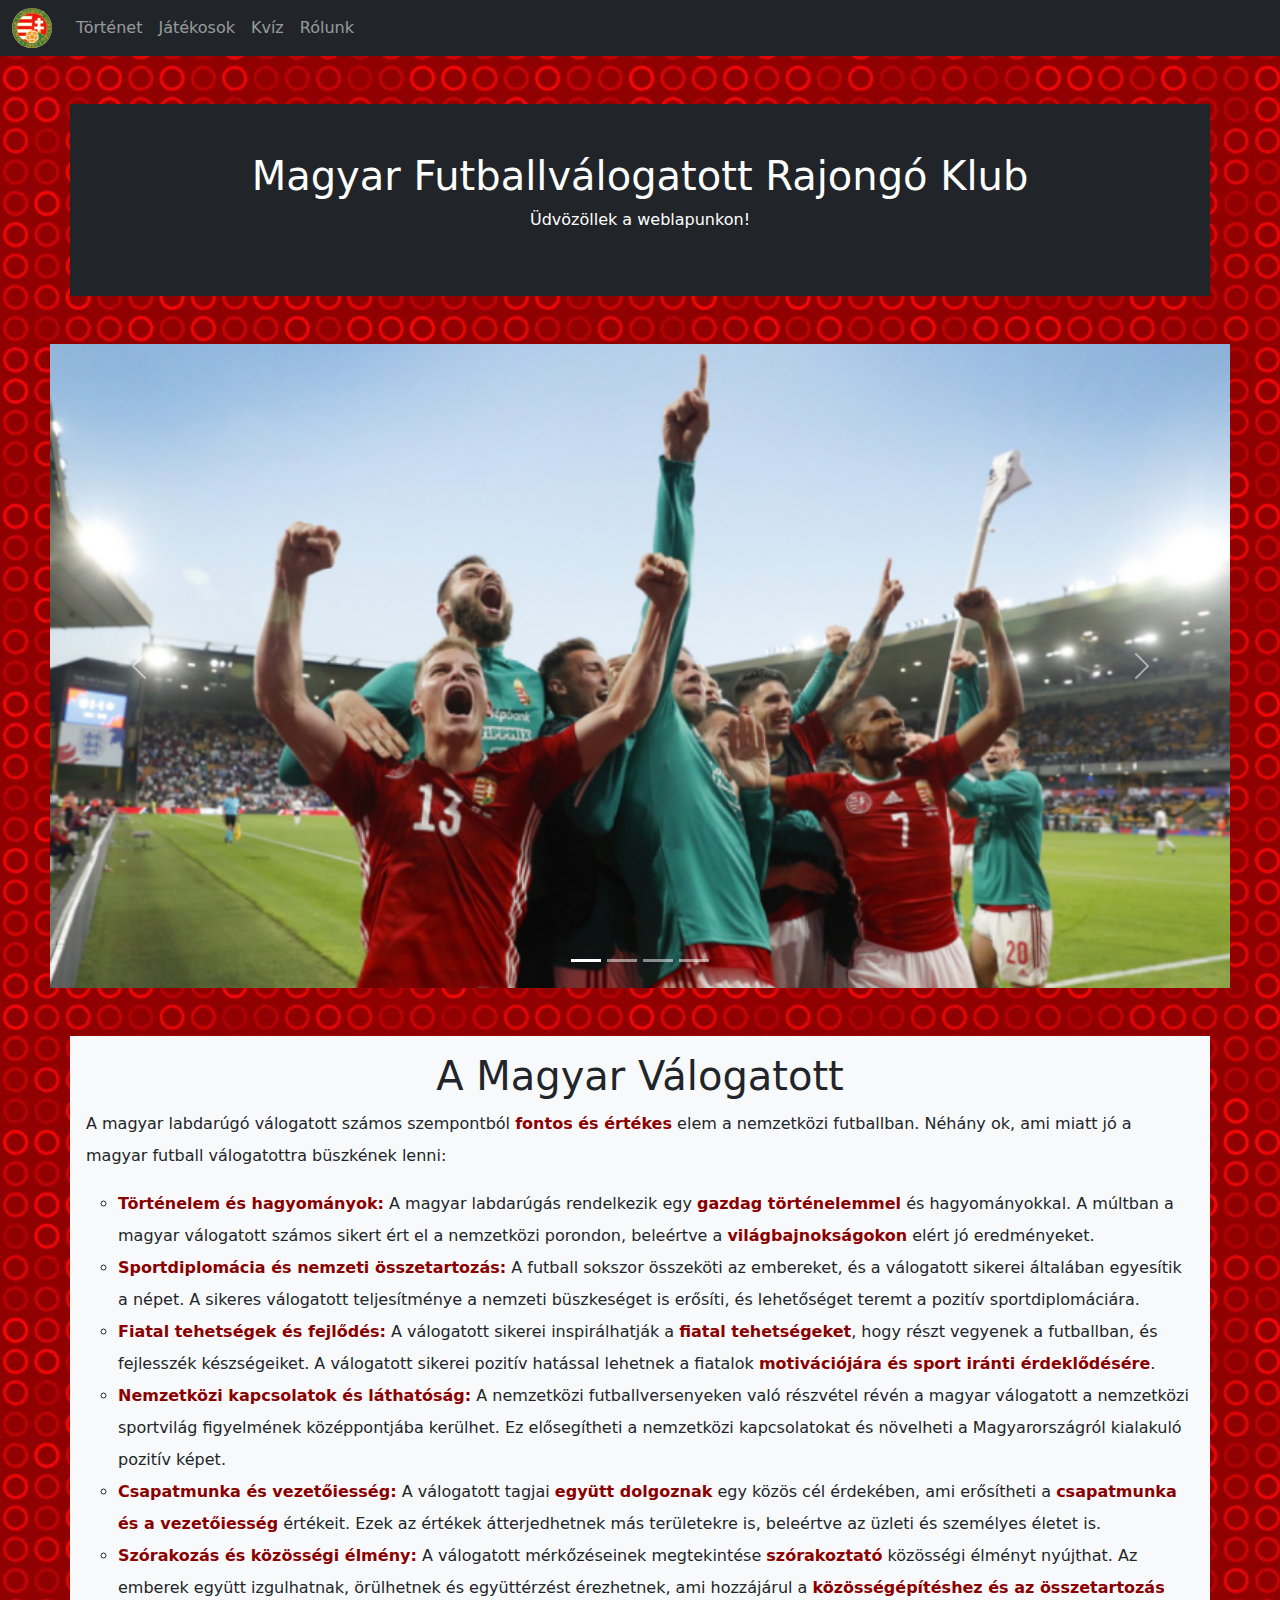
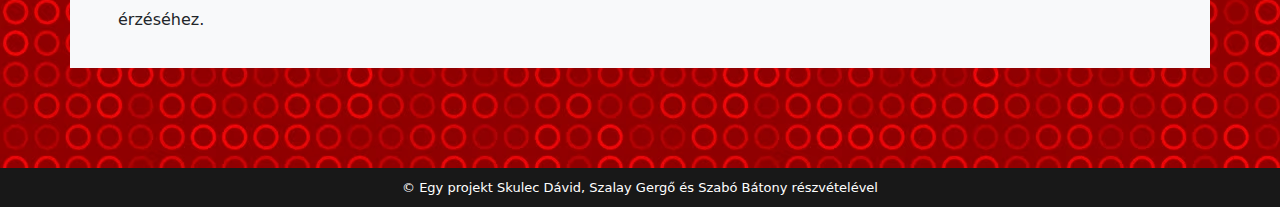
<file: index.html>
<!DOCTYPE html>
<html lang="hu">

<head>
    <meta charset="UTF-8">
    <meta name="viewport" content="width=device-width, initial-scale=1.0">
    <title>Főoldal</title>
    <link href="https://cdn.jsdelivr.net/npm/bootstrap@5.3.2/dist/css/bootstrap.min.css" rel="stylesheet">
    <script src="https://cdn.jsdelivr.net/npm/bootstrap@5.3.2/dist/js/bootstrap.bundle.min.js"></script>
    <link rel="stylesheet" href="styles.css">
</head>

<body>
    <nav class="navbar navbar-expand-sm bg-dark navbar-dark">
        <div class="container-fluid">
            <ul class="navbar-nav">
                <li>
                    <a class="navbar-brand" href="index.html">
                        <img src="képek/1Logók/logo.png" alt="Avatar Logo" style="width:40px;" class="rounded-pill">
                    </a>
                </li>
                <li class="nav-item">
                    <a class="nav-link" href="tortenet.html">Történet</a>
                </li>
                <li class="nav-item">
                    <a class="nav-link" href="jatekosok.html">Játékosok</a>
                </li>
                <li class="nav-item">
                    <a class="nav-link" href="kviz.html">Kvíz</a>
                </li>
                <li class="nav-item">
                    <a class="nav-link" href="rolunk.html">Rólunk</a>
                </li>
            </ul>
        </div>
    </nav>

    <div class="container-sm p-5 my-5 bg-dark text-white">
        <div class="fejlec">
            <h1>Magyar Futballválogatott Rajongó Klub</h1>
            <p>Üdvözöllek a weblapunkon!</p>
        </div>
    </div>


    <div class="kepek">
        <div id="demo" class="carousel slide " data-bs-ride="carousel">
            <div class="carousel-indicators">
                <button type="button" data-bs-target="#demo" data-bs-slide-to="0" class="active"></button>
                <button type="button" data-bs-target="#demo" data-bs-slide-to="1"></button>
                <button type="button" data-bs-target="#demo" data-bs-slide-to="2"></button>
                <button type="button" data-bs-target="#demo" data-bs-slide-to="3"></button>
            </div>
            <div class="carousel-inner">
                <div class="carousel-item active">
                    <img src="képek/7Caroussel/sh1.png" alt="m" class="d-block w-100">
                </div>
                <div class="carousel-item">
                    <img src="képek/7Caroussel/sh2.jpg" alt="m" class="d-block w-100">
                </div>
                <div class="carousel-item">
                    <img src="képek/7Caroussel/sh3.png" alt="m" class="d-block w-100">
                </div>
                <div class="carousel-item">
                    <img src="képek/7Caroussel/sh4.png" alt="m" class="d-block w-100">
                </div>
            </div>
            <button class="carousel-control-prev" type="button" data-bs-target="#demo" data-bs-slide="prev">
                <span class="carousel-control-prev-icon"></span>
            </button>
            <button class="carousel-control-next" type="button" data-bs-target="#demo" data-bs-slide="next">
                <span class="carousel-control-next-icon"></span>
            </button>
        </div>
    </div>
    <div class="container-sm p-3 my-5 bg-light">
        <div class="szoveg">
            <h1>A Magyar Válogatott</h1>
            <p>A magyar labdarúgó válogatott számos szempontból <span class="kiemelt">fontos és értékes</span> elem a
                nemzetközi
                futballban. Néhány ok,
                ami miatt jó a magyar futball válogatottra büszkének lenni:</p>
            <ul>
                <li><b class="kiemelt">Történelem és hagyományok:</b> A magyar labdarúgás rendelkezik egy <span
                        class="kiemelt">gazdag
                        történelemmel</span> és hagyományokkal. A
                    múltban a magyar válogatott számos sikert ért el a nemzetközi porondon, beleértve a
                    <span class="kiemelt">világbajnokságokon</span>
                    elért jó eredményeket.
                </li>
                <li><b class="kiemelt">Sportdiplomácia és nemzeti összetartozás:</b> A futball sokszor összeköti az
                    embereket, és a válogatott
                    sikerei általában egyesítik a népet. A sikeres válogatott teljesítménye a nemzeti büszkeséget is
                    erősíti, és lehetőséget teremt a pozitív sportdiplomáciára.</li>
                <li><b class="kiemelt">Fiatal tehetségek és fejlődés:</b> A válogatott sikerei inspirálhatják a
                    <span class="kiemelt">fiatal tehetségeket</span>, hogy részt
                    vegyenek a futballban, és fejlesszék készségeiket. A válogatott sikerei pozitív hatással lehetnek a
                    fiatalok <span class="kiemelt">motivációjára és sport iránti érdeklődésére</span>.
                </li>
                <li><b class="kiemelt">Nemzetközi kapcsolatok és láthatóság:</b> A nemzetközi futballversenyeken való
                    részvétel révén a magyar
                    válogatott a nemzetközi sportvilág figyelmének középpontjába kerülhet. Ez elősegítheti a nemzetközi
                    kapcsolatokat és növelheti a Magyarországról kialakuló pozitív képet.</li>
                <li><b class="kiemelt">Csapatmunka és vezetőiesség:</b> A válogatott tagjai <span class="kiemelt">együtt
                        dolgoznak</span> egy közös cél érdekében, ami
                    erősítheti a <span class="kiemelt">csapatmunka és a vezetőiesség</span> értékeit. Ezek az értékek
                    átterjedhetnek
                    más területekre is,
                    beleértve az üzleti és személyes életet is.</li>
                <li><b class="kiemelt">Szórakozás és közösségi élmény:</b> A válogatott mérkőzéseinek megtekintése
                    <span class="kiemelt">szórakoztató</span> közösségi élményt
                    nyújthat. Az emberek együtt izgulhatnak, örülhetnek és együttérzést érezhetnek, ami hozzájárul a
                    <span class="kiemelt">közösségépítéshez és az összetartozás</span> érzéséhez.
                </li>
            </ul>
        </div>
    </div>
    <div class="lablec">© Egy projekt Skulec Dávid, Szalay Gergő és Szabó Bátony részvételével</div>
</body>

</html>
</file>
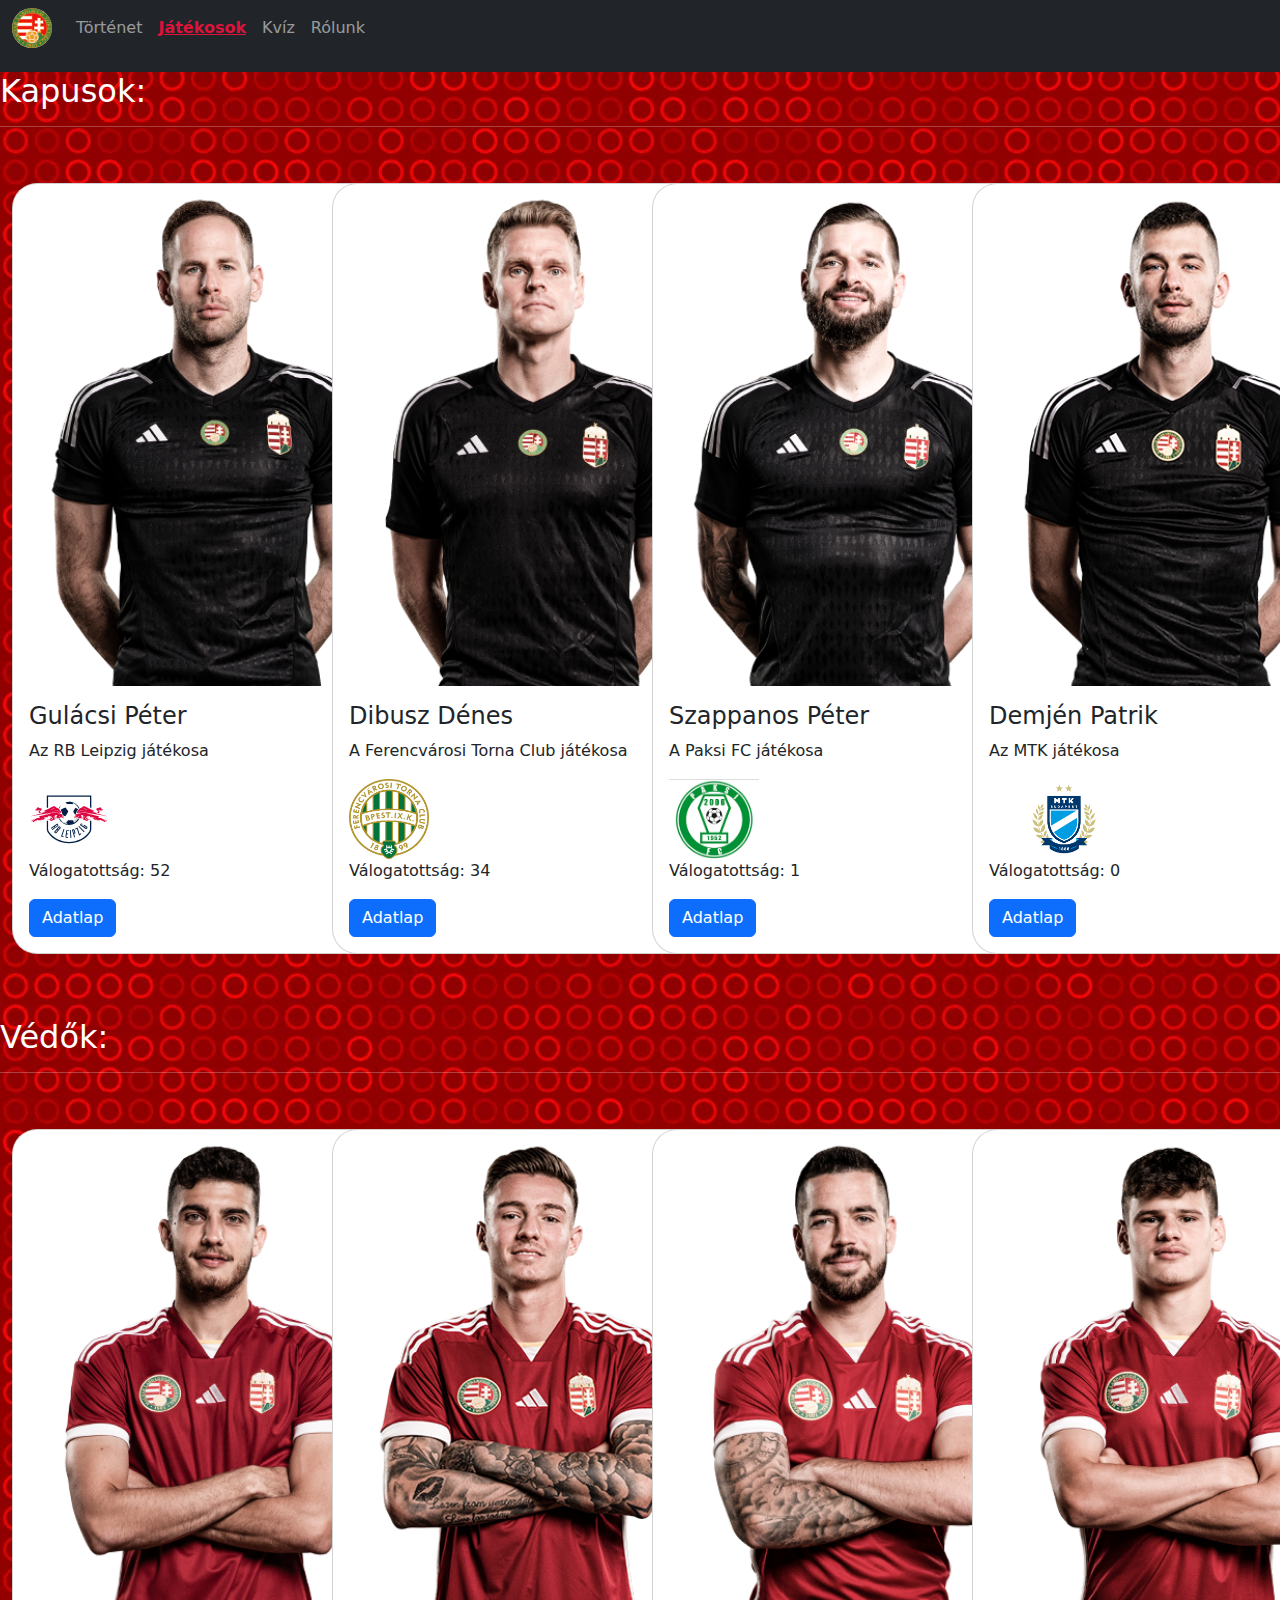
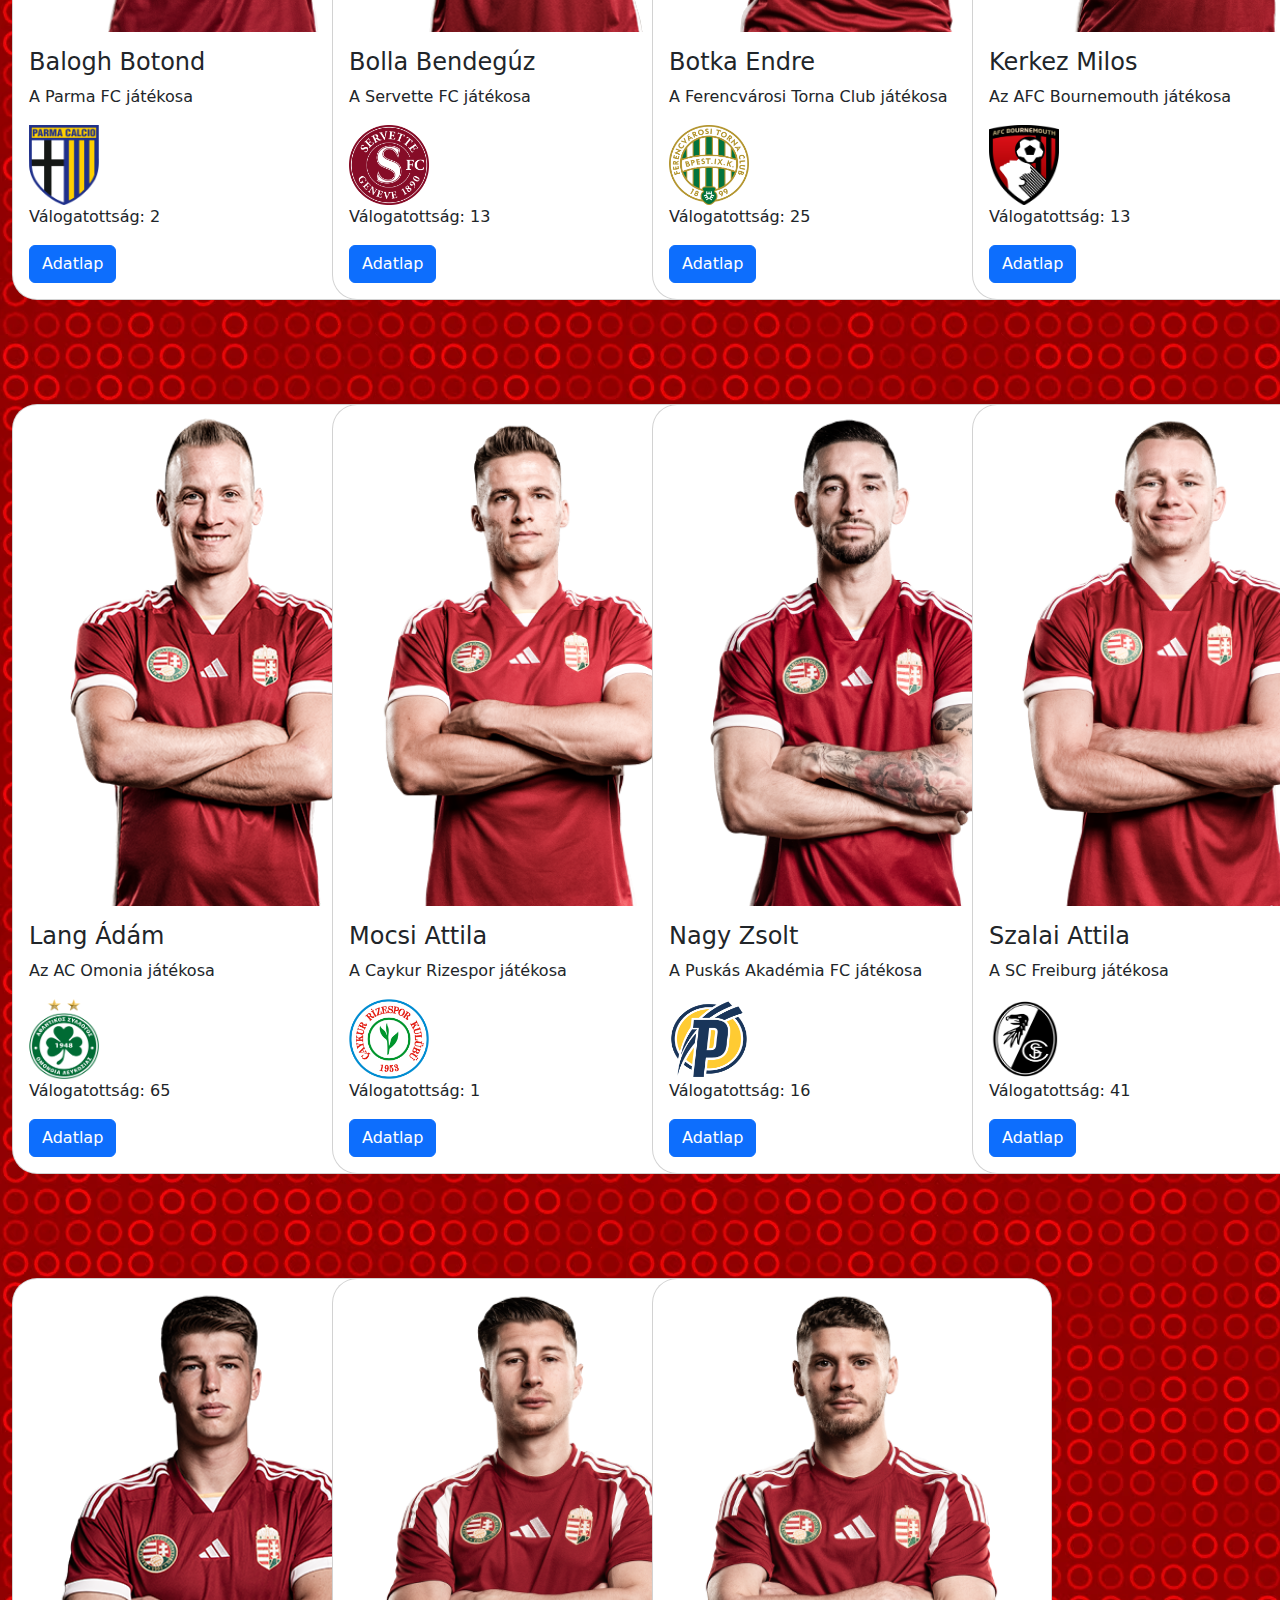
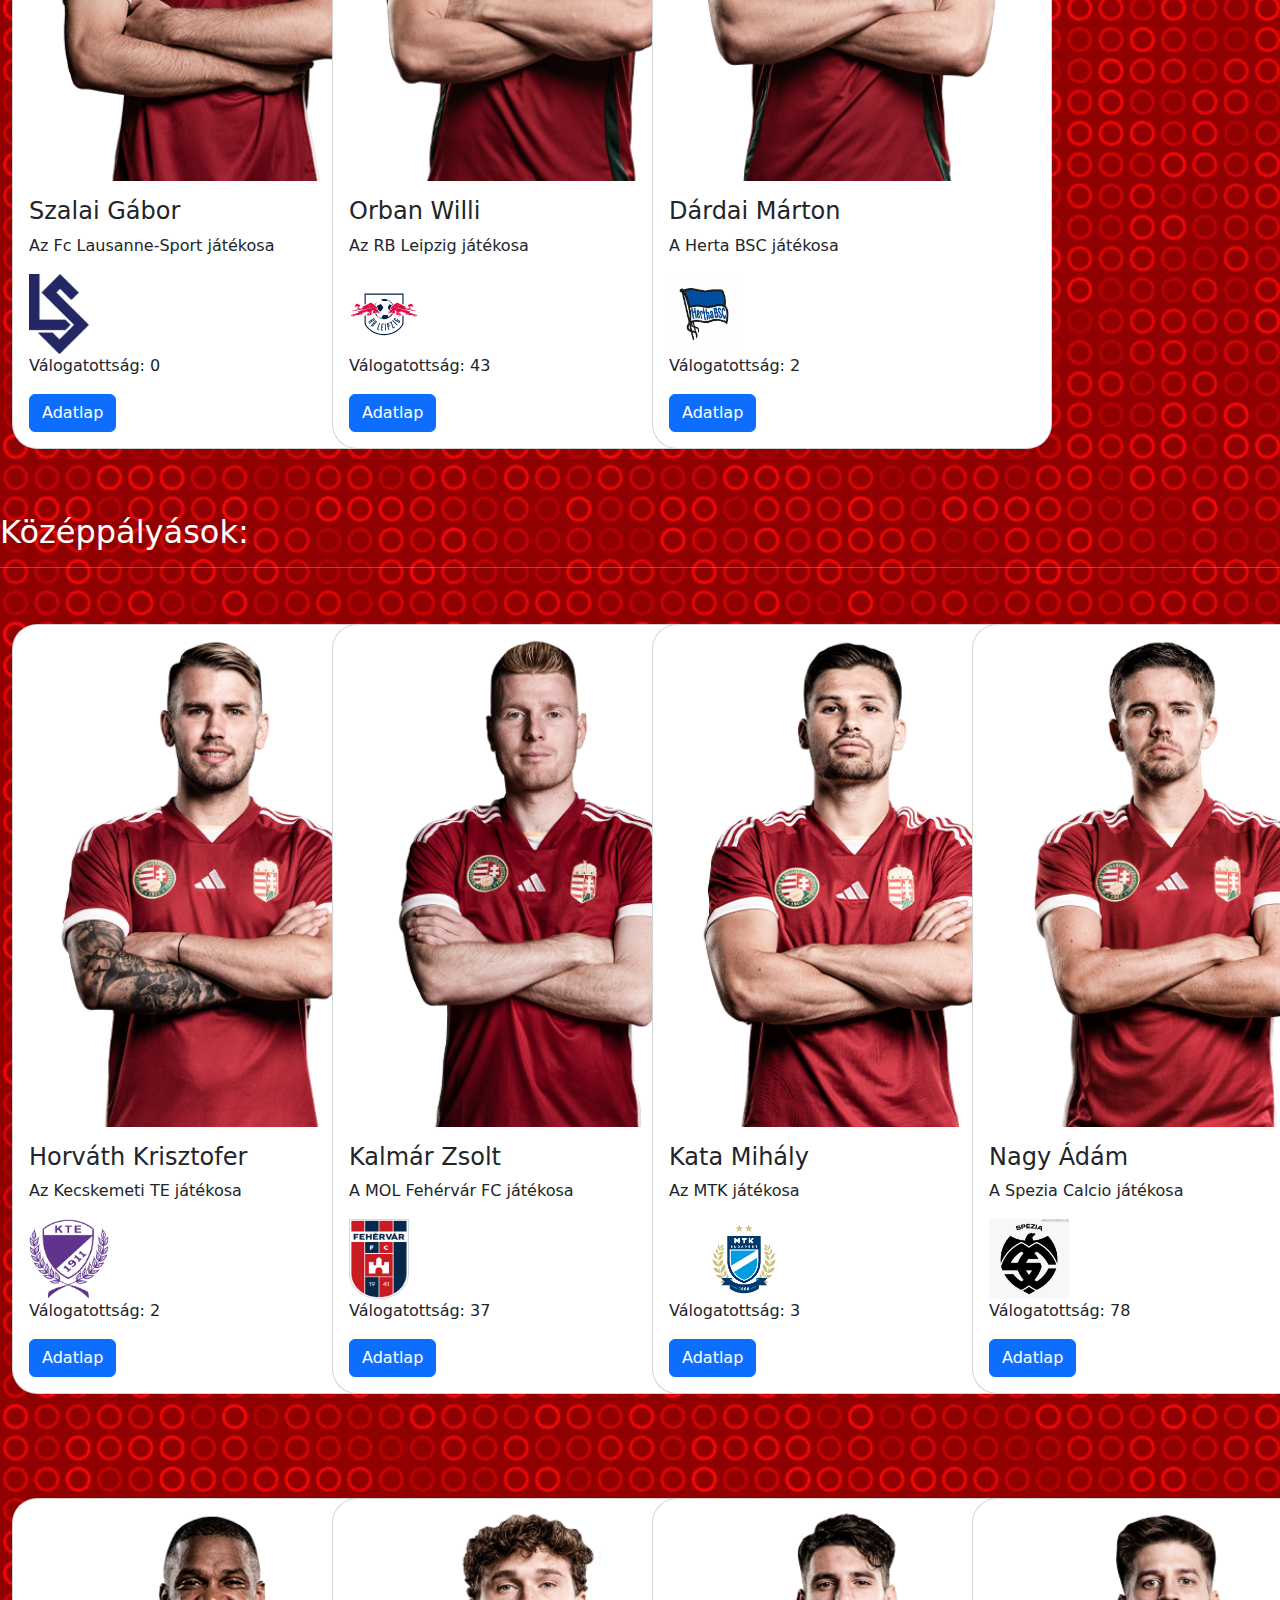
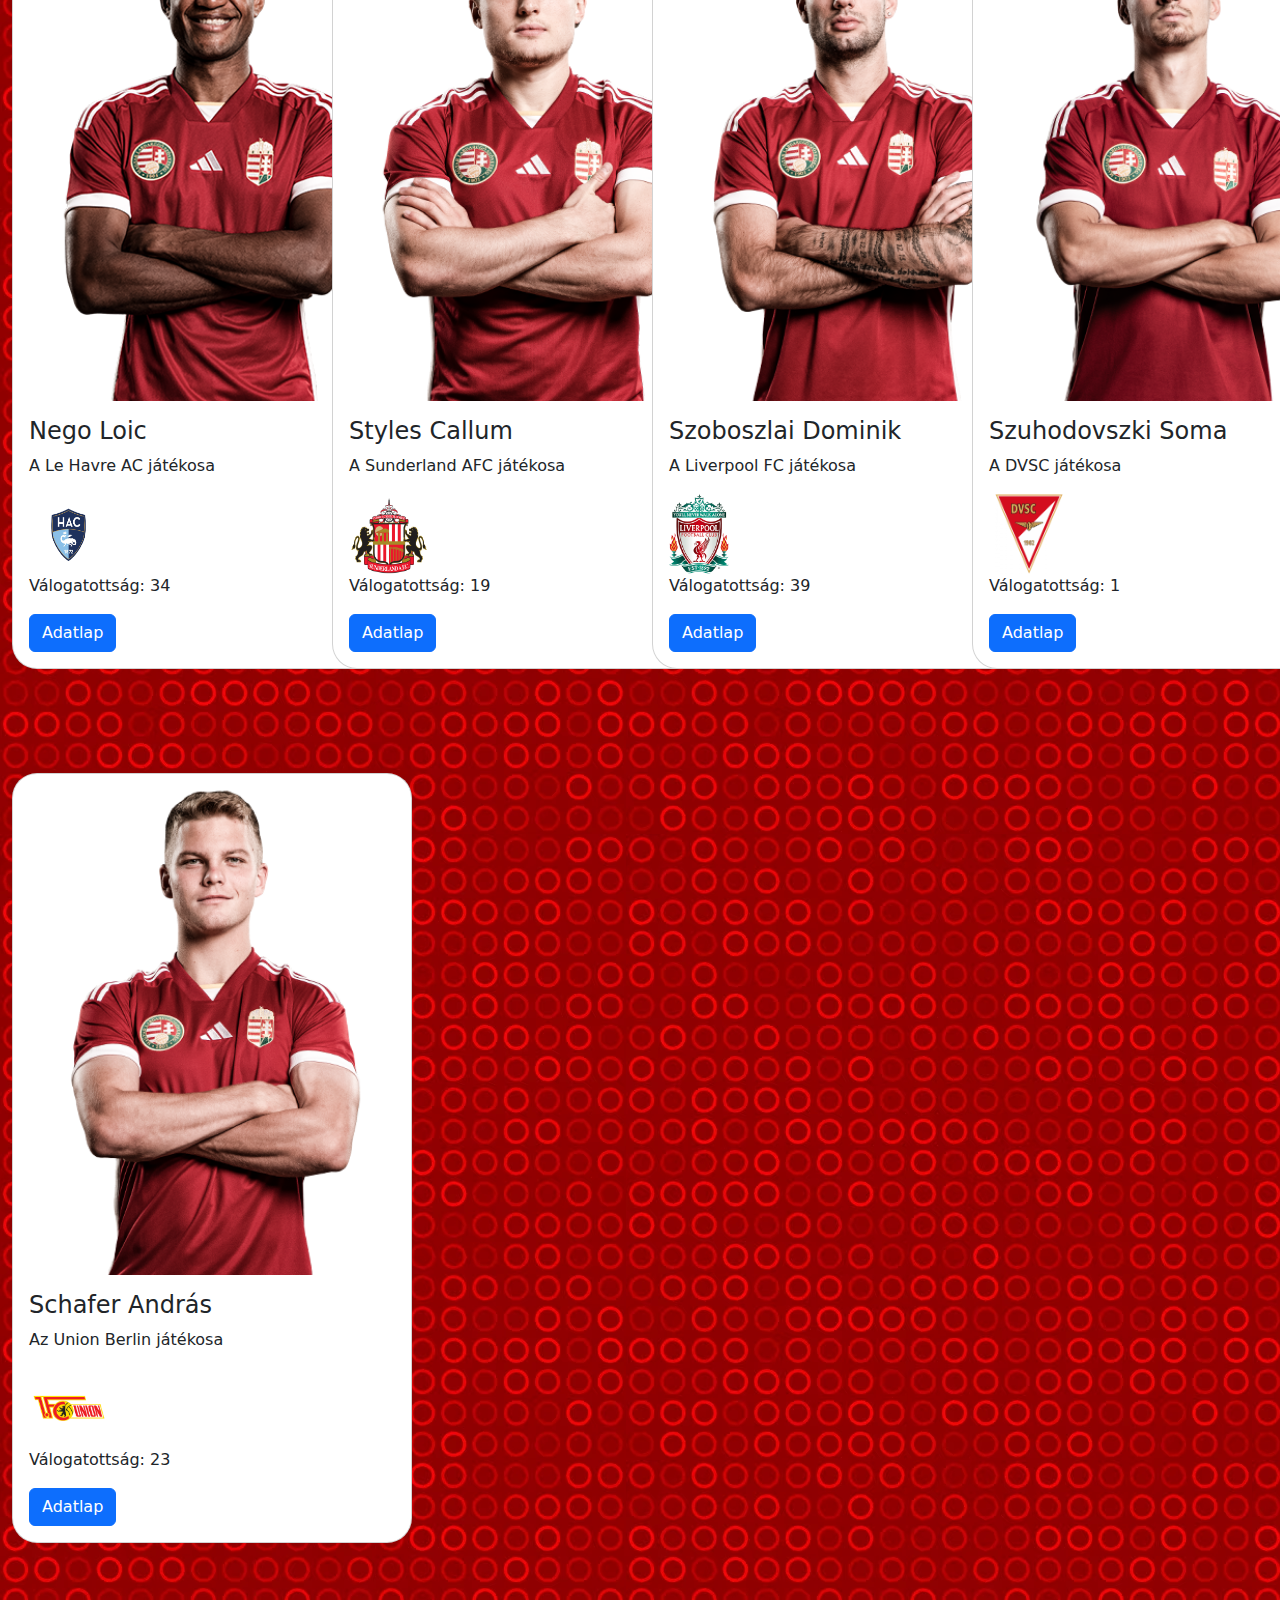
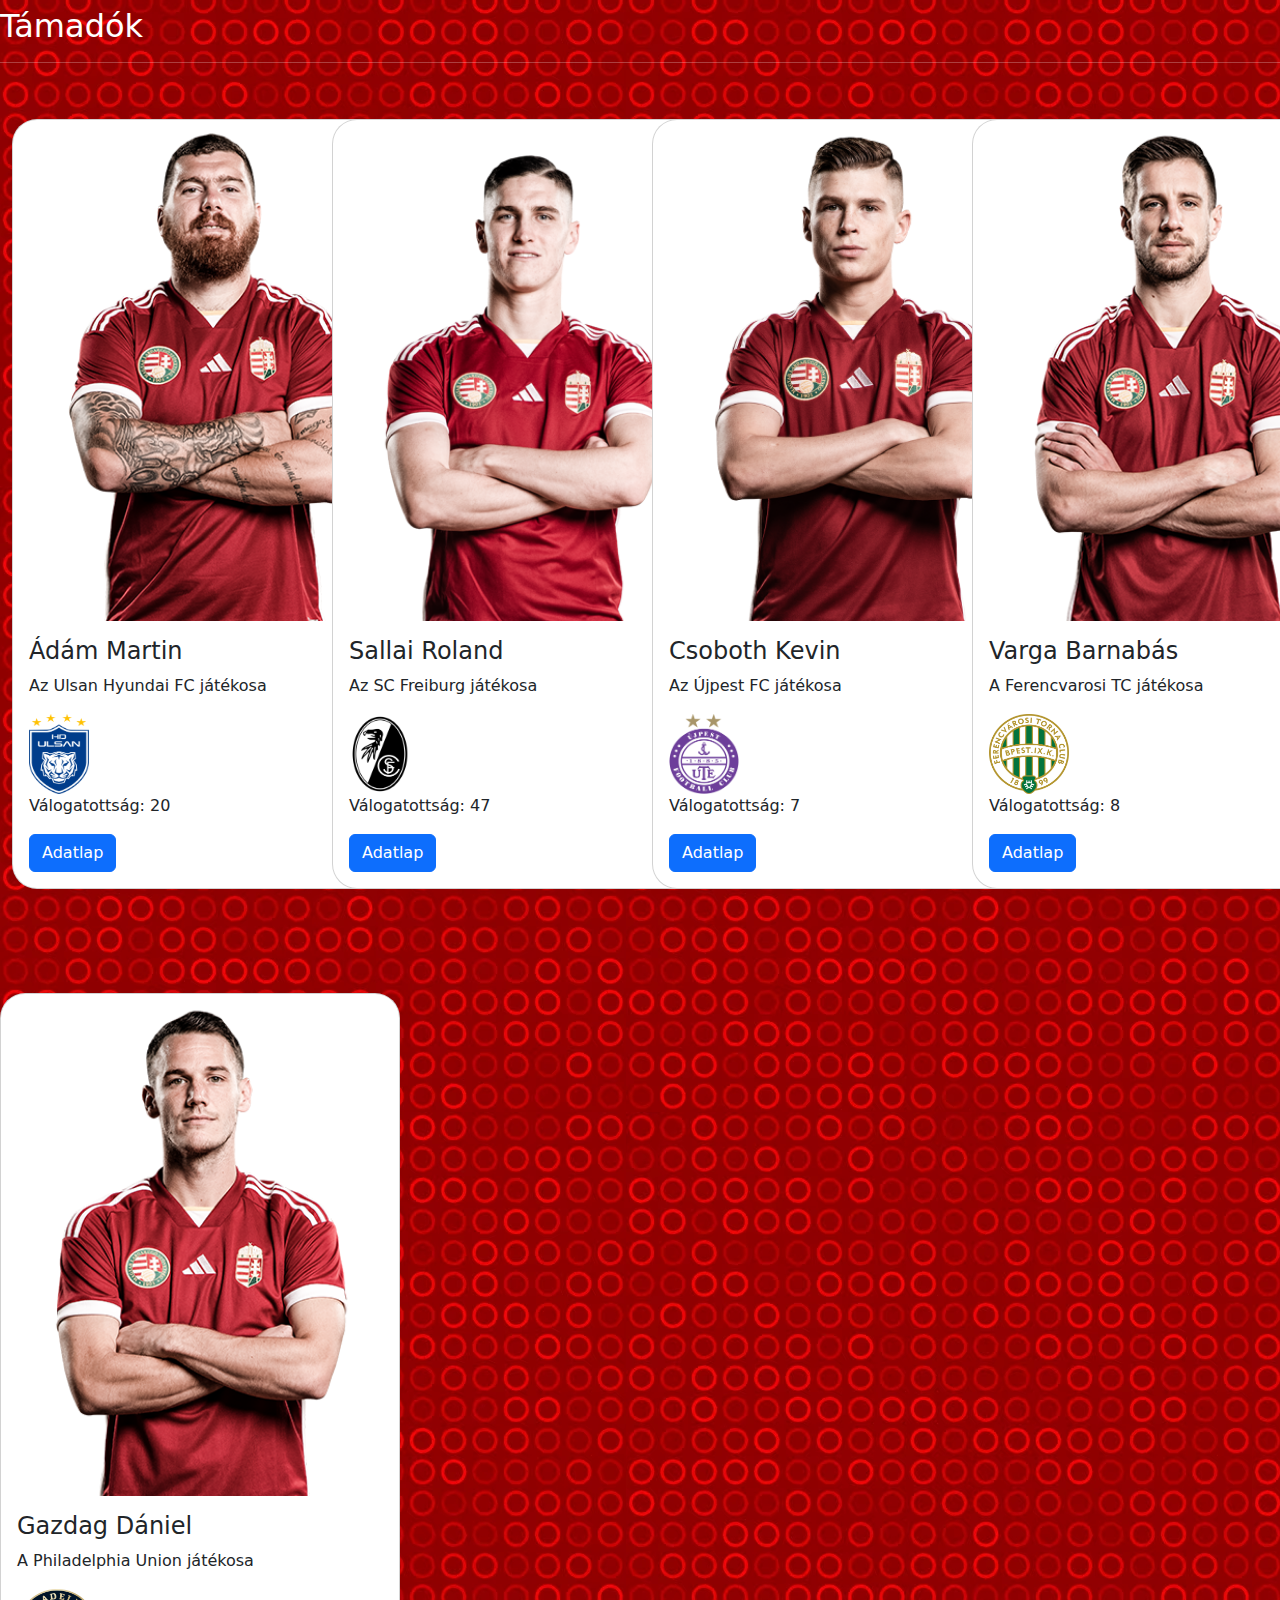
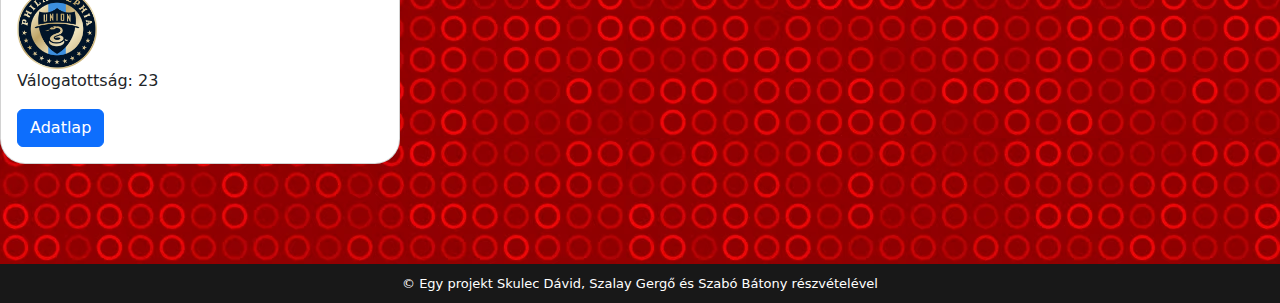
<file: jatekosok.html>
<!DOCTYPE html>
<html lang="hu">

<head>
  <meta charset="UTF-8">
  <meta name="viewport" content="width=device-width, initial-scale=1.0">
  <title>Játékosok</title>
  <link href="https://cdn.jsdelivr.net/npm/bootstrap@5.3.2/dist/css/bootstrap.min.css" rel="stylesheet">
  <script src="https://cdn.jsdelivr.net/npm/bootstrap@5.3.2/dist/js/bootstrap.bundle.min.js"></script>
  <link rel="stylesheet" href="styles.css">
</head>
<!-- CSS!!!!!!!!!!!!!!!!!!!!!!!!!!!!!!!!!!!!!!!!!!!!!-->

<body>
  <nav class="navbar navbar-expand-sm bg-dark navbar-dark">
    <div class="container-fluid">
      <ul class="navbar-nav">
        <li>
          <a class="navbar-brand" href="index.html">
            <img src="képek/1Logók/logo.png" alt="Avatar Logo" style="width:40px;" class="rounded-pill">
          </a>
        </li>
        <li class="nav-item">
          <a class="nav-link" href="tortenet.html">Történet</a>
        </li>
        <li class="nav-item">
          <a class="nav-link" href="jatekosok.html"><p class="jelen">Játékosok</p></a>
        </li>
        <li class="nav-item">
          <a class="nav-link" href="kviz.html">Kvíz</a>
        </li>
        <li class="nav-item">
          <a class="nav-link" href="rolunk.html">Rólunk</a>
      </li>
      </ul>
    </div>
  </nav>
  <h2>Kapusok:</h2><hr>
    <div class="container-fluid">
      <div class="row">
          <div class="col-sm-3">
            <div class="card" style="width:400px">
              <img class="card-img-top" src="képek/2Kapusok/Gulácsi_Péter.png" alt="Gulácsi Péter" style="width:100%">
              <div class="card-body">
                <h4 class="card-title">Gulácsi Péter</h4>
                <p class="card-text">Az RB Leipzig játékosa</p>
                <a href="https://rbleipzig.com/en/">
                  <img src="képek/1Logók/RB_Leipzig.svg" alt="RBL" style="width: 80px; height: 80px;">
                </a>
                <p class="card-text">Válogatottság: 52</p>
                <a href="https://valogatott.mlsz.hu/ferfi-a-valogatott/jatekos/gulacsi-peter/994" class="btn btn-primary"
                  target="_blank">Adatlap</a>
              </div>
            </div>
          </div>
          <div class="col-sm-3">
            <div class="card" style="width:400px">
              <img class="card-img-top" src="képek/2Kapusok/Dibusz_Dénes.png" alt="Dibusz Dénes" style="width:100%;">
              <div class="card-body">
                <h4 class="card-title">Dibusz Dénes</h4>
                <p class="card-text">A Ferencvárosi Torna Club játékosa</p>
                <a href="https://www.fradi.hu/">
                  <img src="képek/1Logók/Ferencvarosi_TC.png" alt="FTC" style="width: 80px; height: 80px;">
                </a>
                <p class="card-text">Válogatottság: 34</p>
                <a href="https://valogatott.mlsz.hu/ferfi-a-valogatott/jatekos/dibusz-denes/1007" class="btn btn-primary"
                  target="_blank">Adatlap</a>
              </div>
            </div>
          </div>
          <div class="col-sm-3">
            <div class="card" style="width:400px">
              <img class="card-img-top" src="képek/2Kapusok/Szappanos_Péter.png" alt="Szappanos Péter" style="width:100%;">
              <div class="card-body">
                <h4 class="card-title">Szappanos Péter</h4>
                <p class="card-text">A Paksi FC játékosa</p>
                <a href="https://www.paksifc.hu/">
                  <img src="képek/1Logók/Paksi_FC.jpg" alt="Paksi FC" style="width: 90px; height: 80px;">
                </a>
                <p class="card-text">Válogatottság: 1</p>
                <a href="https://valogatott.mlsz.hu/ferfi-a-valogatott/jatekos/szappanos-peter/16515"
                  class="btn btn-primary" target="_blank">Adatlap</a>
              </div>
            </div>
          </div>
          <div class="col-sm-3">
            <div class="card" style="width:400px">
              <img class="card-img-top" src="képek/2Kapusok/Demjén_Patrik.png" alt="Demjén Patrik" style="width:100%;">
              <div class="card-body">
                <h4 class="card-title">Demjén Patrik</h4>
                <p class="card-text">Az MTK játékosa</p>
                <a href="https://www.mtkbudapest.hu/hu">
                  <img src="képek/1Logók/MTK.png" alt="MTK" style="width: 150px; height: 80px;">
                </a>
                <p class="card-text">Válogatottság: 0</p>
                <a href="https://valogatott.mlsz.hu/ferfi-a-valogatott/jatekos/demjen-patrik/1417" class="btn btn-primary"
                  target="_blank">Adatlap</a>
              </div>
            </div>
          </div>
      </div>
    </div>
    <br>
    <h2>Védők:</h2><hr>
      <div class="container-fluid">
        <div class="row">
          <div class="col-sm-3">
            <div class="card" style="width:400px">
              <img class="card-img-top" src="képek/3Védők/BALOGH_BOTOND.png" alt="Balogh Botond" style="width:100%" >
              <div class="card-body">
                <h4 class="card-title">Balogh Botond</h4>
                <p class="card-text">A Parma FC játékosa</p>
                <a href="https://www.parmacalcio1913.com/en/">
                  <img src="képek/1Logók/Parma_FC.png" alt="Parma FC" style="width: 70px; height: 80px;" >
                </a>
                <p class="card-text">Válogatottság: 2</p>
                <a href="https://valogatott.mlsz.hu/ferfi-a-valogatott/jatekos/balogh-botond/2460" class="btn btn-primary" target="_blank">Adatlap</a>
              </div>
            </div>
          </div>
          <div class="col-sm-3">
            <div class="card" style="width:400px">
              <img class="card-img-top" src="képek/3Védők/BOLLA_BENDEGÚZ.png" alt="Bolla Bendegúz" style="width:100%" >
              <div class="card-body">
                <h4 class="card-title">Bolla Bendegúz</h4>
                <p class="card-text">A Servette FC játékosa</p>
                <a href="https://servettefc.ch/">
                  <img src="képek/1Logók/Servette_FC.png" alt="Servette FC" style="width: 80px; height: 80px;" >
                </a>
                <p class="card-text">Válogatottság: 13</p>
                <a href="https://valogatott.mlsz.hu/ferfi-a-valogatott/jatekos/bolla-bendeguz/4757" class="btn btn-primary"
                target="_blank">Adatlap</a>
              </div>
            </div>
          </div>
          <div class="col-sm-3">
            <div class="card" style="width:400px">
              <img class="card-img-top" src="képek/3Védők/BOTKA_ENDRE.png" alt="Botka Endre" style="width:100%" >
              <div class="card-body">
                <h4 class="card-title">Botka Endre</h4>
                <p class="card-text">A Ferencvárosi Torna Club játékosa</p>
                <a href="https://www.fradi.hu/">
                  <img src="képek/1Logók/Ferencvarosi_TC.png" alt="Ferencvarosi_TC" style="width: 80px; height: 80px;" >
                </a>
                <p class="card-text">Válogatottság: 25</p>
                <a href="https://valogatott.mlsz.hu/ferfi-a-valogatott/jatekos/botka-endre/1063" class="btn btn-primary"
                target="_blank">Adatlap</a>
              </div>
            </div>
          </div>
          <div class="col-sm-3">
            <div class="card" style="width:400px">
              <img class="card-img-top" src="képek/3Védők/KERKEZ_MILOS.png" alt="Kerkez Milos" style="width:100%" >
              <div class="card-body">
                <h4 class="card-title">Kerkez Milos</h4>
                <p class="card-text">Az AFC Bournemouth játékosa</p>
                <a href="https://www.afcb.co.uk/">
                  <img src="képek/1Logók/AFC_Bournemouth.png" alt="AFC_Bournemouth" style="width: 70px; height: 80px;" >
                </a>
                <p class="card-text">Válogatottság: 13</p>
                <a href="https://valogatott.mlsz.hu/ferfi-a-valogatott/jatekos/kerkez-milos/15451" class="btn btn-primary"
                target="_blank">Adatlap</a>
              </div>
            </div>
          </div>
        </div>
      </div>
      <br>
          <div class="container-fluid">
            <div class="row">
              <div class="col-sm-3">
                <div class="card" style="width:400px">
                  <img class="card-img-top" src="képek/3Védők/LANG_ÁDÁM.png" alt="LANG ÁDÁM" style="width:100%" >
                  <div class="card-body">
                    <h4 class="card-title">Lang Ádám</h4>
                    <p class="card-text">Az AC Omonia játékosa</p>
                    <a href="https://www.omonoiafc.com.cy/">
                      <img src="képek/1Logók/AC_Omonia_logo.png" alt="AC_Omonia" style="width: 70px; height: 80px;" >
                    </a>
                    <p class="card-text">Válogatottság: 65</p>
                    <a href="https://valogatott.mlsz.hu/ferfi-a-valogatott/jatekos/lang-adam/995" class="btn btn-primary"
                    target="_blank">Adatlap</a>
                  </div>
                </div>
              </div>
              <div class="col-sm-3">
                <div class="card" style="width:400px">
                  <img class="card-img-top" src="képek/3Védők/MOCSI_ATTILA.png" alt="MOCSI ATTILA" style="width:100%" >
                  <div class="card-body">
                    <h4 class="card-title">Mocsi Attila</h4>
                    <p class="card-text">A Caykur Rizespor játékosa</p>
                    <a href="https://www.caykurrizespor.org.tr/">
                      <img src="képek/1Logók/Caykur_Rizespor.png" alt="Caykur_Rizespor" style="width: 80px; height: 80px;" >
                    </a>
                    <p class="card-text">Válogatottság: 1</p>
                    <a href="https://valogatott.mlsz.hu/ferfi-a-valogatott/jatekos/mocsi-attila/2639" class="btn btn-primary"
                    target="_blank">Adatlap</a>
                  </div>
                </div>
              </div>
              <div class="col-sm-3">
                <div class="card" style="width:400px">
                  <img class="card-img-top" src="képek/3Védők/NAGY_ZSOLT.png" alt="NAGY ZSOLT" style="width:100%" >
                  <div class="card-body">
                    <h4 class="card-title">Nagy Zsolt</h4>
                    <p class="card-text">A Puskás Akadémia FC játékosa</p>
                    <a href="https://puskasakademia.hu/">
                      <img src="képek/1Logók/Puskás_Akadémia_FC.png" alt="Puskás_Akadémia_FC" style="width: 80px; height: 80px;" >
                    </a>
                    <p class="card-text">Válogatottság: 16</p>
                    <a href="https://valogatott.mlsz.hu/ferfi-a-valogatott/jatekos/nagy-zsolt-15364/15364" class="btn btn-primary"
                    target="_blank">Adatlap</a>
                  </div>
                </div>
              </div>
              <div class="col-sm-3">
                <div class="card" style="width:400px">
                  <img class="card-img-top" src="képek/3Védők/SZALAI_ATTILA.png" alt="SZALAI ATTILA" style="width:100%" >
                  <div class="card-body">
                    <h4 class="card-title">Szalai Attila</h4>
                    <p class="card-text">A SC Freiburg játékosa</p>
                    <a href="https://www.scfreiburg.com/">
                      <img src="képek/1Logók/SC_Freiburg.png" alt="SC Freiburg" style="width: 70px; height: 80px;" >
                    </a>
                    <p class="card-text">Válogatottság: 41</p>
                    <a href="https://valogatott.mlsz.hu/ferfi-a-valogatott/jatekos/szalai-attila/1457" class="btn btn-primary"
                    target="_blank">Adatlap</a>
                  </div>
                </div>
              </div>
            </div>
          </div>
          <br>
          <div class="container-fluid">
            <div class="row">
              <div class="col-sm-3">
                <div class="card" style="width:400px">
                  <img class="card-img-top" src="képek/3Védők/SZALAI_GÁBOR.png" alt="SZALAI GÁBOR" style="width:100%" >
                  <div class="card-body">
                    <h4 class="card-title">Szalai Gábor</h4>
                    <p class="card-text">Az Fc Lausanne-Sport játékosa</p>
                    <a href="https://www.lausanne-sport.ch/">
                      <img src="képek/1Logók/1200px-FC_Lausanne-Sport.png" alt="lausanne fc" style="width: 60px; height: 80px;" >
                    </a>
                    <p class="card-text">Válogatottság: 0</p>
                    <a href="https://valogatott.mlsz.hu/ferfi-a-valogatott/jatekos/szalai-gabor/17677" class="btn btn-primary"
                    target="_blank">Adatlap</a>
                  </div>
                </div>
              </div>
                 <div class="col-sm-3">
                    <div class="card" style="width:400px">
                      <img class="card-img-top" src="képek/3Védők/orban-384x1076-2024-5.png" alt="orban-willi" style="width:100%" >
                      <div class="card-body">
                        <h4 class="card-title">Orban Willi</h4>
                        <p class="card-text">Az RB Leipzig játékosa</p>
                        <a href="https://rbleipzig.com/en/">
                          <img src="képek/1Logók/RB_Leipzig.svg" alt="RB_Leipzig" style="width: 70px; height: 80px;" >
                        </a>
                        <p class="card-text">Válogatottság: 43</p>
                        <a href="https://valogatott.mlsz.hu/ferfi-a-valogatott/jatekos/orban-willi/14238" class="btn btn-primary" target="_blank">Adatlap</a>
                      </div>
                    </div>
                  </div>
                  <div class="col-sm-3">
                    <div class="card" style="width:400px">
                      <img class="card-img-top" src="képek/3Védők/dardai-384x1076-2024-5.png" alt="Dárdai Márton" style="width:100%" >
                      <div class="card-body">
                        <h4 class="card-title">Dárdai Márton</h4>
                        <p class="card-text">A Herta BSC játékosa</p>
                        <a href="https://www.herthabsc.com/en">
                          <img src="képek/1Logók/Herta_BSC.jfif" alt="Herta FC" style="width: 70px; height: 80px;" >
                        </a>
                        <p class="card-text">Válogatottság: 2</p>
                        <a href="https://valogatott.mlsz.hu/ferfi-a-valogatott/jatekos/dardai-marton/18182" class="btn btn-primary" target="_blank">Adatlap</a>
                      </div>
                    </div>
                  </div>
            </div>
          </div>
          <br>
    <h2>Középpályások:</h2><hr>

    <div class="container-fluid">
      <div class="row">
        <div class="col-sm-3">
          <div class="card" style="width:400px">
            <img class="card-img-top" src="képek/4Középpályások/Horváth_Krisztofer.png" alt="Horváth Krisztofer" style="width:100%" >
              <div class="card-body">
                <h4 class="card-title">Horváth Krisztofer</h4>
                <p class="card-text">Az Kecskemeti TE játékosa</p>
                <a href="https://www.kecskemetite.hu/">
                  <img src="képek/1Logók/KTE.png" alt="KTE" style="width: 80px; height: 80px;" >
                </a>
                <p class="card-text">Válogatottság: 2</p>
                <a href="https://valogatott.mlsz.hu/ferfi-a-valogatott/jatekos/gyorgy-krisztofer/16870" class="btn btn-primary"
                target="_blank">Adatlap</a>
              </div>
            </div>
        </div>
        <div class="col-sm-3">
          <div class="card" style="width:400px">
            <img class="card-img-top" src="képek/4Középpályások/KALMÁR_ZSOLT.png" alt="KALMÁR ZSOLT" style="width:100%" >
            <div class="card-body">
              <h4 class="card-title">Kalmár Zsolt</h4>
              <p class="card-text">A MOL Fehérvár FC játékosa</p>
              <a href="https://fehervarfc.hu/">
                <img src="képek/1Logók/MOL_Fehérvár_FC.png" alt="MOL_Fehérvár_FC" style="width: 60px; height: 80px;" >
              </a>
              <p class="card-text">Válogatottság: 37</p>
              <a href="https://valogatott.mlsz.hu/ferfi-a-valogatott/jatekos/kalmar-zsolt/998" class="btn btn-primary"
              target="_blank">Adatlap</a>
            </div>
          </div>
        </div>
        <div class="col-sm-3">
          <div class="card" style="width:400px">
            <img class="card-img-top" src="képek/4Középpályások/KATA_MIHÁLY.png" alt="KATA MIHÁLY" style="width:100%" >
            <div class="card-body">
              <h4 class="card-title">Kata Mihály</h4>
              <p class="card-text">Az MTK játékosa</p>
              <a href="https://www.mtkbudapest.hu/hu">
                <img src="képek/1Logók/MTK.png" alt="MTK" style="width: 150px; height: 80px;" >
              </a>
              <p class="card-text">Válogatottság: 3</p>
              <a href="https://valogatott.mlsz.hu/ferfi-a-valogatott/jatekos/kata-mihaly/2462" class="btn btn-primary"
              target="_blank">Adatlap</a>
            </div>
          </div>
        </div>
        <div class="col-sm-3">
          <div class="card" style="width:400px">
            <img class="card-img-top" src="képek/4Középpályások/NAGY_ÁDÁM.png" alt="NAGY ÁDÁM" style="width:100%" >
            <div class="card-body">
              <h4 class="card-title">Nagy Ádám</h4>
              <p class="card-text">A Spezia Calcio játékosa</p>
              <a href="https://www.speziacalcio.com/it/home.html">
                <img src="képek/1Logók/spezia-calcio.jpg" alt="Spezia Calcio" style="width: 80px; height: 80px;" >
              </a>
              <p class="card-text">Válogatottság: 78</p>
              <a href="https://valogatott.mlsz.hu/ferfi-a-valogatott/jatekos/nagy-adam/1013" class="btn btn-primary"
              target="_blank">Adatlap</a>
            </div>
          </div>
        </div>
      </div>
    </div>
    <br>
      <div class="container-fluid">
        <div class="row">
          <div class="col-sm-3">
            <div class="card" style="width:400px">
              <img class="card-img-top" src="képek/4Középpályások/NEGO_LOIC.png" alt="NEGO LOIC" style="width:100%" >
              <div class="card-body">
                <h4 class="card-title">Nego Loic</h4>
                <p class="card-text">A Le Havre AC játékosa</p>
                <a href="http://www.hac-foot.com/index.html">
                  <img src="képek/1Logók/le-havre-ac.jpg" alt="le-havre-ac" style="width: 80px; height: 80px;" >
                </a>
                <p class="card-text">Válogatottság: 34</p>
                <a href="https://valogatott.mlsz.hu/ferfi-a-valogatott/jatekos/nego-loic/15693" class="btn btn-primary"
                target="_blank">Adatlap</a>
              </div>
            </div>
          </div>
          <div class="col-sm-3">
            <div class="card" style="width:400px">
              <img class="card-img-top" src="képek/4Középpályások/STYLES_CALLUM.png" alt="STYLES CALLUM" style="width:100%" >
              <div class="card-body">
                <h4 class="card-title">Styles Callum</h4>
                <p class="card-text">A Sunderland AFC játékosa</p>
                <a href="https://www.safc.com/">
                  <img src="képek/1Logók/Logo_Sunderland.svg.webp" alt="Sunderland AFC" style="width: 80px; height: 80px;" >
                </a>
                <p class="card-text">Válogatottság: 19</p>
                <a href="https://valogatott.mlsz.hu/ferfi-a-valogatott/jatekos/styles-callum/16861" class="btn btn-primary"
                target="_blank">Adatlap</a>
              </div>
            </div>
          </div>
          <div class="col-sm-3">
            <div class="card" style="width:400px">
              <img class="card-img-top" src="képek/4Középpályások/SZOBOSZLAI_DOMINIK.png" alt="SZOBOSZLAI DOMINIK" style="width:100%" >
              <div class="card-body">
                <h4 class="card-title">Szoboszlai Dominik</h4>
                <p class="card-text">A Liverpool FC játékosa</p>
                <a href="https://www.liverpoolfc.com/">
                  <img src="képek/1Logók/Liverpool.png" alt="LFC" style="width: 60px; height: 80px;" >
                </a>
                <p class="card-text">Válogatottság: 39</p>
                <a href="https://valogatott.mlsz.hu/ferfi-a-valogatott/jatekos/szoboszlai-dominik/1514" class="btn btn-primary"
                target="_blank">Adatlap</a>
              </div>
            </div>
          </div>
          <div class="col-sm-3">
            <div class="card" style="width:400px">
              <img class="card-img-top" src="képek/4Középpályások/SZUHODOVSZKI_SOMA.png" alt="SZUHODOVSZKI SOMA" style="width:100%" >
              <div class="card-body">
                <h4 class="card-title">Szuhodovszki Soma</h4>
                <p class="card-text">A DVSC játékosa</p>
                <a href="https://dvsc.hu/">
                  <img src="képek/1Logók/DVSC.png" alt="DVSC" style="width: 80px; height: 80px;" >
                </a>
                <p class="card-text">Válogatottság: 1</p>
                <a href="https://valogatott.mlsz.hu/ferfi-a-valogatott/jatekos/szuhodovszki-soma/4759" class="btn btn-primary"
                target="_blank">Adatlap</a>
              </div>
            </div>
          </div>
        </div>
      </div>
      <br>
      <div class="container-fluid">
        <div class="row">
          <div class="col-sm-3">
            <div class="card" style="width:400px">
              <img class="card-img-top" src="képek/4Középpályások/schafer-384x1076-5.png" alt="Schafer András" style="width:100%" >
              <div class="card-body">
                <h4 class="card-title">Schafer András</h4>
                <p class="card-text">Az Union Berlin játékosa</p>
                <a href="https://www.fc-union-berlin.de/en/">
                  <img src="képek/1Logók/FC_union_Berlin.png" alt="FCUB" style="width: 80px; height: 80px;" >
                </a>
                <p class="card-text">Válogatottság: 23</p>
                <a href="https://valogatott.mlsz.hu/ferfi-a-valogatott/jatekos/schafer-andras/4821" class="btn btn-primary"
                target="_blank">Adatlap</a>
              </div>
            </div>
          </div>
        </div>
      </div>
      <br>
      <h2>Támadók</h2><hr>
      <div class="container-fluid">
        <div class="row">
          <div class="col-sm-3">
            <div class="card" style="width:400px">
              <img class="card-img-top" src="képek/5Támadók/ÁDÁM_MARTIN.png" alt="ÁDÁM MARTIN" style="width:100%" >
              <div class="card-body">
                <h4 class="card-title">Ádám Martin</h4>
                <p class="card-text">Az Ulsan Hyundai FC játékosa</p>
                <a href="https://www.uhfc.tv/eng/main.php">
                  <img src="képek/1Logók/Ulsan_Hyundai_FC.svg.png" alt="uhfc" style="width: 60px; height: 80px;" >
                </a>
                <p class="card-text">Válogatottság: 20</p>
                <a href="https://valogatott.mlsz.hu/ferfi-a-valogatott/jatekos/adam-martin/4879" class="btn btn-primary"
                target="_blank">Adatlap</a>
              </div>
            </div>
          </div>
          <div class="col-sm-3">
            <div class="card" style="width:400px">
              <img class="card-img-top" src="képek/5Támadók/sallai-384x1076-5.png" alt="Sallai Roland" style="width:100%" >
              <div class="card-body">
                <h4 class="card-title">Sallai Roland</h4>
                <p class="card-text">Az SC Freiburg játékosa</p>
                <a href="https://www.scfreiburg.com/">
                  <img src="képek/1Logók/SC_Freiburg.png" alt="SC_Freiburg" style="width: 60px; height: 80px;" >
                </a>
                <p class="card-text">Válogatottság: 47</p>
                <a href="https://valogatott.mlsz.hu/ferfi-a-valogatott/jatekos/sallai-roland/1019" class="btn btn-primary"
                target="_blank">Adatlap</a>
              </div>
            </div>
          </div>
          <div class="col-sm-3">
            <div class="card" style="width:400px">
              <img class="card-img-top" src="képek/5Támadók/CSOBOTH_KEVIN.png" alt="CSOBOTH KEVIN" style="width:100%" >
              <div class="card-body">
                <h4 class="card-title">Csoboth Kevin</h4>
                <p class="card-text">Az Újpest FC játékosa</p>
                <a href="https://ujpestfc.hu/">
                  <img src="képek/1Logók/Újpest_FC_logo.png" alt="ute" style="width: 70px; height: 80px;" >
                </a>
                <p class="card-text">Válogatottság: 7</p>
                <a href="https://valogatott.mlsz.hu/ferfi-a-valogatott/jatekos/csoboth-kevin/1378" class="btn btn-primary"
                target="_blank">Adatlap</a>
              </div>
            </div>
          </div>
         <div class="col-sm-3">
           <div class="card" style="width:400px">
              <img class="card-img-top" src="képek/5Támadók/varga-384x1076-5.png" alt="Varga Barnabás" style="width:100%" >
              <div class="card-body">
                <h4 class="card-title">Varga Barnabás</h4>
                <p class="card-text">A Ferencvarosi TC játékosa</p>
                <a href="https://www.fradi.hu/">
                  <img src="képek/1Logók/Ferencvarosi_TC.png" alt="Ferencvarosi_TC" style="width: 80px; height: 80px;" >
                </a>
                <p class="card-text">Válogatottság: 8</p>
                <a href="https://valogatott.mlsz.hu/ferfi-a-valogatott/jatekos/varga-barnabas/17634" class="btn btn-primary"
                target="_blank">Adatlap</a>
              </div>
            </div>
         </div>
        </div>
      </div>
      <br>
      <div class="col-sm-3">
        <div class="card" style="width:400px">
           <img class="card-img-top" src="képek/5Támadók/GAZDAG_DÁNIEL.png" alt="Gazdag Dániel" style="width:100%" >
           <div class="card-body">
             <h4 class="card-title">Gazdag Dániel</h4>
             <p class="card-text">A Philadelphia Union játékosa</p>
             <a href="https://www.philadelphiaunion.com/">
               <img src="képek/1Logók/Philadelphia_Union_2018_logo.svg.png" alt="philadelphiaunion" style="width: 80px; height: 80px;" >
             </a>
             <p class="card-text">Válogatottság: 23</p>
             <a href="https://valogatott.mlsz.hu/ferfi-a-valogatott/jatekos/gazdag-daniel/1319" class="btn btn-primary"
             target="_blank">Adatlap</a>
           </div>
         </div>
      </div>
      <div class="lablec">© Egy projekt Skulec Dávid, Szalay Gergő és Szabó Bátony részvételével</div>
</body>

</html>
</file>
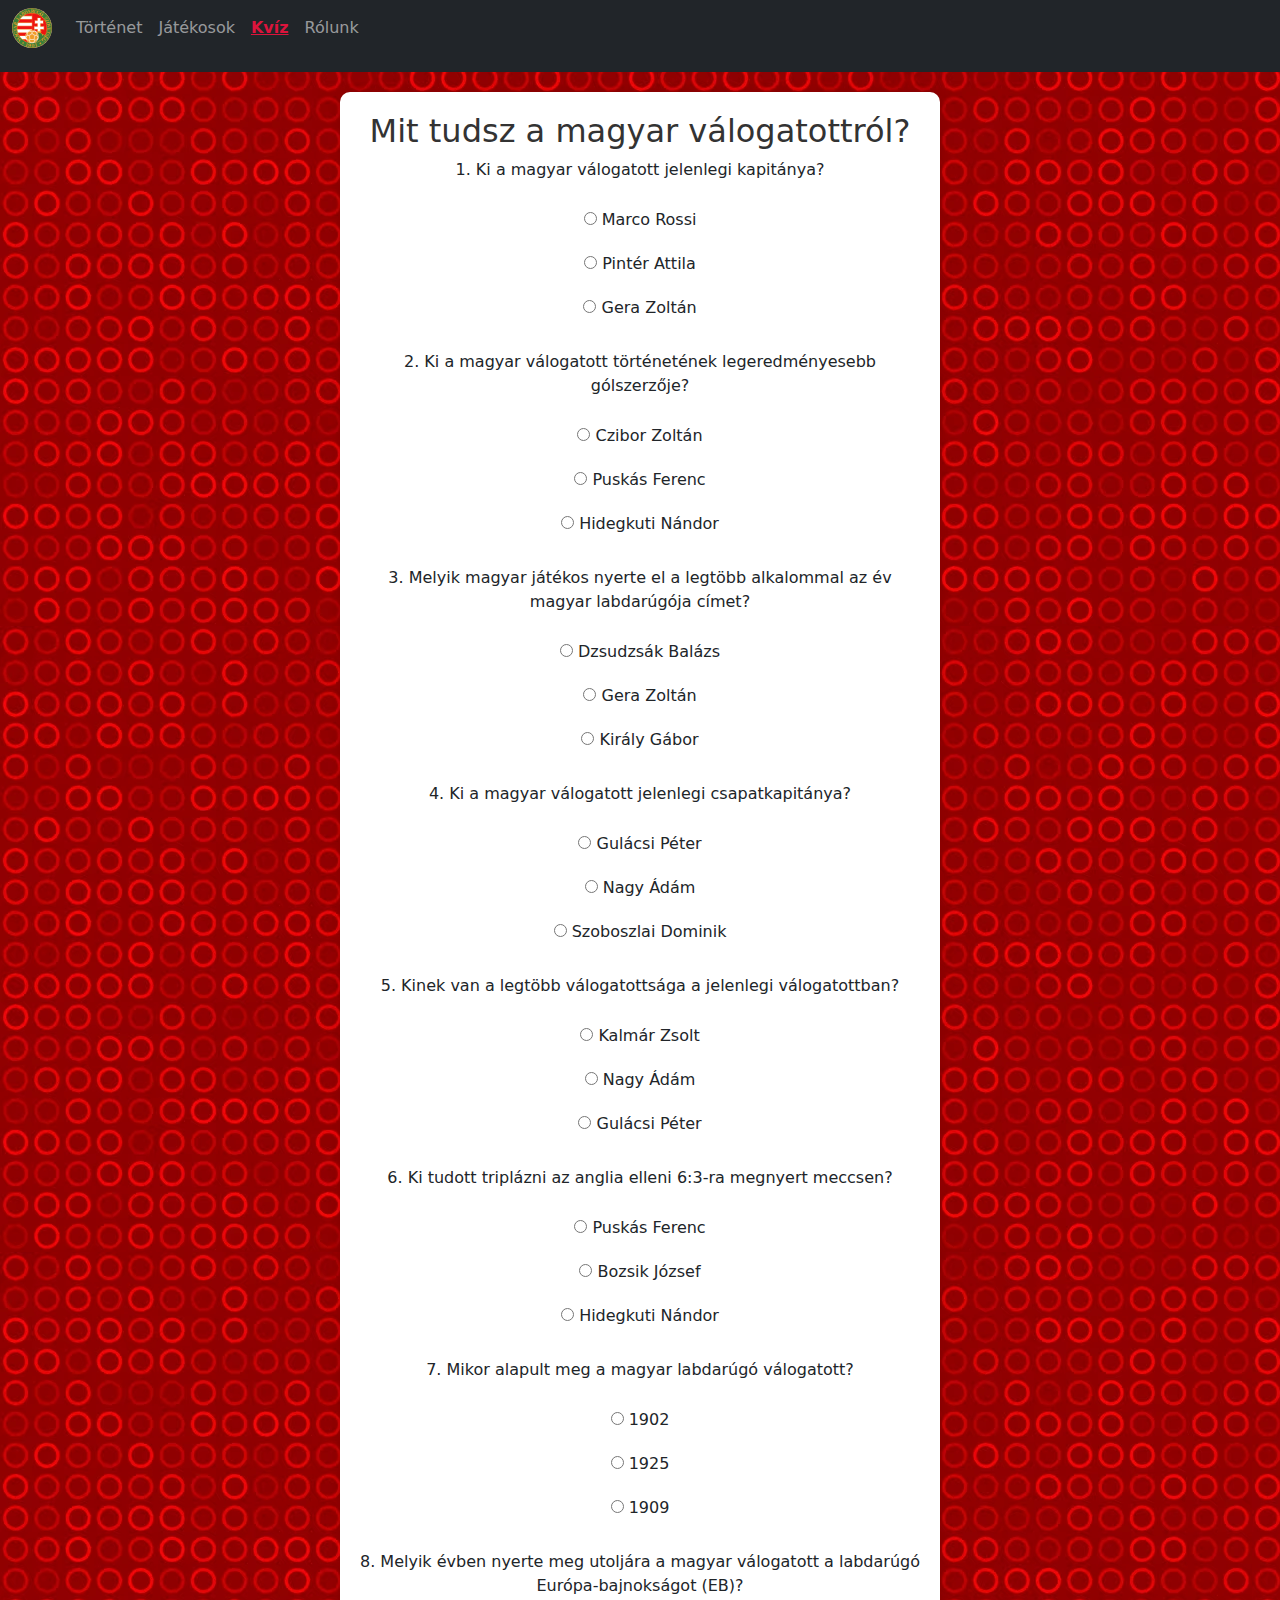
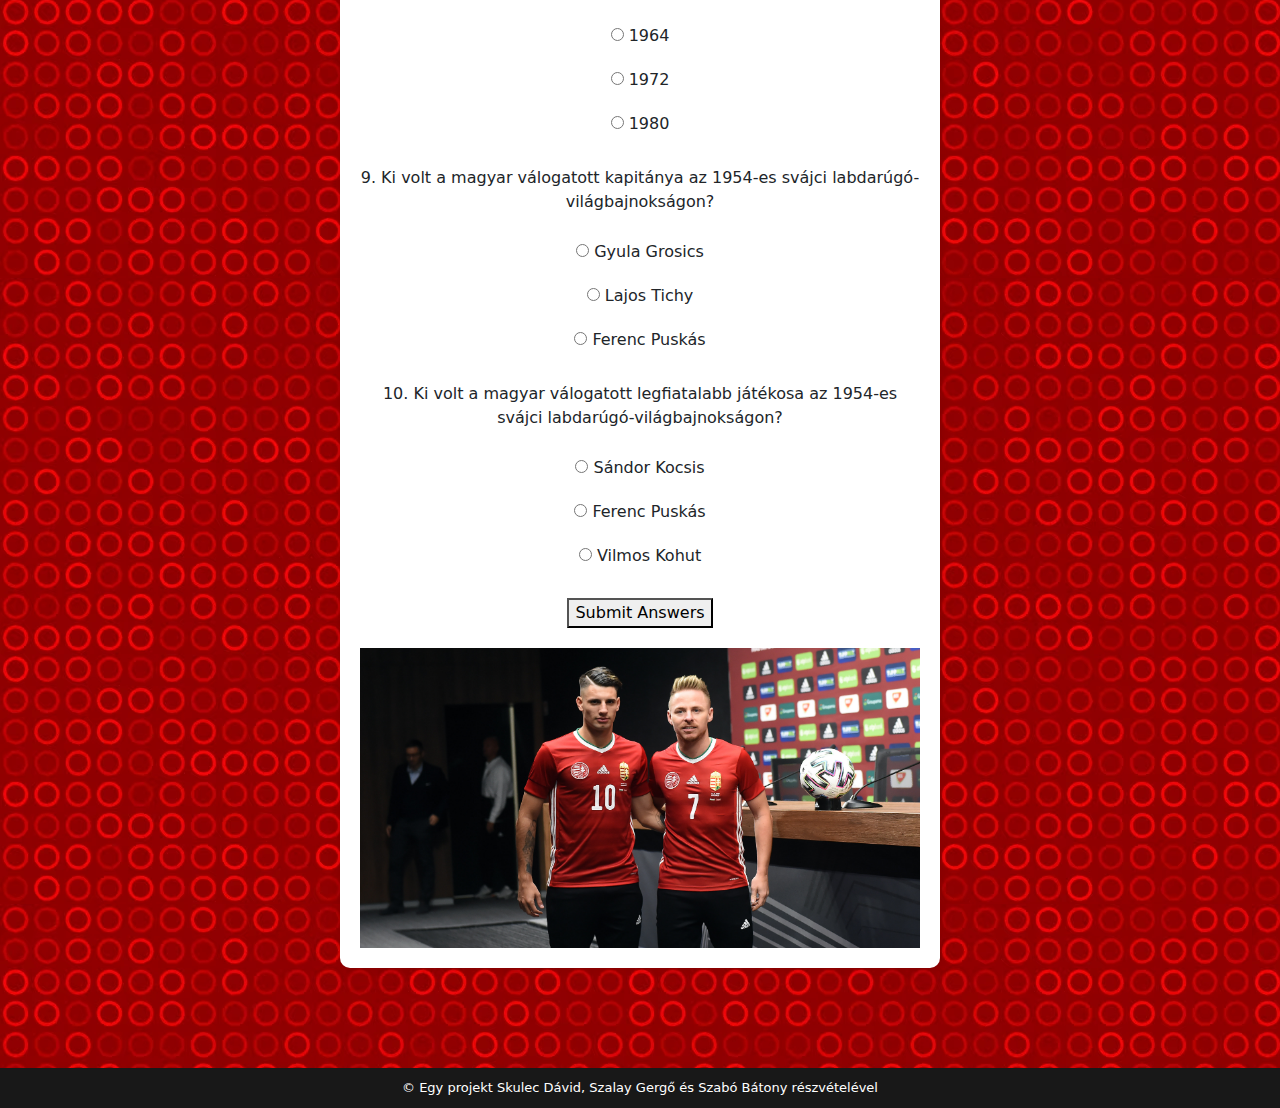
<file: kviz.html>
<!DOCTYPE html>
<html lang="hu">

<head>
  <meta charset="UTF-8">
  <meta name="viewport" content="width=device-width, initial-scale=1.0">
  <link href="https://cdn.jsdelivr.net/npm/bootstrap@5.3.2/dist/css/bootstrap.min.css" rel="stylesheet">
  <script src="https://cdn.jsdelivr.net/npm/bootstrap@5.3.2/dist/js/bootstrap.bundle.min.js"></script>
  <link rel="stylesheet" href="styles.css">
  <title>Kvíz</title>
  <style>
    body {
      background-color: #f4f4f4;
      text-align: center;
    }

    #quiz-container {
      max-width: 600px;
      margin: 20px auto;
      background-color: #fff;
      padding: 20px;
      border-radius: 10px;
      box-shadow: 0 0 10px rgba(0, 0, 0, 0.1);
    }

    h2 {
      color: #333;
    }

    .question {
      margin-bottom: 20px;
    }

    .options {
      display: flex;
      flex-direction: column;
      align-items: center;
    }

    .option {
      margin: 10px;
    }

    #result {
      margin-top: 20px;
      font-weight: bold;
      color: #27ae60;
    }
  </style>
</head>

<body>

  <nav class="navbar navbar-expand-sm bg-dark navbar-dark">
    <div class="container-fluid">
      <ul class="navbar-nav">
       <li><a class="navbar-brand" href="index.html">
          <img src="képek/1Logók/logo.png" alt="Avatar Logo" style="width:40px;" class="rounded-pill">
        </a></li>
        <li class="nav-item">
          <a class="nav-link" href="tortenet.html">Történet</a>
        </li>
        <li class="nav-item">
          <a class="nav-link" href="jatekosok.html">Játékosok</a>
        </li>
        <li class="nav-item">
          <a class="nav-link" href="kviz.html"><p class="jelen">Kvíz</p></a>
        </li>
        <li class="nav-item">
          <a class="nav-link" href="rolunk.html">Rólunk</a>
      </li>
      </ul>
    </div>
  </nav>

  <div id="quiz-container">
    <h2>Mit tudsz a magyar válogatottról?</h2>
    <div class="question" id="question1">
      <p>1. Ki a magyar válogatott jelenlegi kapitánya?</p>
      <div class="options">
        <div class="option"><input type="radio" name="q1" value="a" id="1"> <label for="1">Marco Rossi</label></div>
        <div class="option"><input type="radio" name="q1" value="b" id="2"> <label for="2">Pintér Attila</label></div>
        <div class="option"><input type="radio" name="q1" value="c" id="3"> <label for="3">Gera Zoltán</label></div>
      </div>
    </div> 

    <div class="question" id="question2">
    <p>2. Ki a magyar válogatott történetének legeredményesebb gólszerzője?</p>
    <div class="options">
      <div class="option"><input type="radio" name="q2" value="a" id="4"> <label for="4">Czibor Zoltán</label></div>
      <div class="option"><input type="radio" name="q2" value="b" id="5"> <label for="5">Puskás Ferenc</label></div>
      <div class="option"><input type="radio" name="q2" value="c" id="6"> <label for="6">Hidegkuti Nándor</label></div>
    </div>
  </div>

  <div class="question" id="question3">
    <p>3. Melyik magyar játékos nyerte el a legtöbb alkalommal az év magyar labdarúgója címet?</p>
    <div class="options">
      <div class="option"><input type="radio" name="q3" value="a" id="7"> <label for="7">Dzsudzsák Balázs</label></div>
      <div class="option"><input type="radio" name="q3" value="b" id="8"> <label for="8">Gera Zoltán</label></div>
      <div class="option"><input type="radio" name="q3" value="c" id="9"> <label for="9">Király Gábor</label></div>
    </div>
  </div>

  <div class="question" id="question4">
    <p>4. Ki a magyar válogatott jelenlegi csapatkapitánya?</p>
    <div class="options">
      <div class="option"><input type="radio" name="q4" value="a" id="10"> <label for="10">Gulácsi Péter</label></div>
      <div class="option"><input type="radio" name="q4" value="b" id="11"> <label for="11">Nagy Ádám</label></div>
      <div class="option"><input type="radio" name="q4" value="c" id="12"> <label for="12">Szoboszlai Dominik</label></div>
    </div>
  </div>

  <div class="question" id="question5">
    <p>5. Kinek van a legtöbb válogatottsága a jelenlegi válogatottban?</p>
    <div class="options">
      <div class="option"><input type="radio" name="q5" value="a" id="13"> <label for="13">Kalmár Zsolt</label></div>
      <div class="option"><input type="radio" name="q5" value="b" id="14"> <label for="14">Nagy Ádám</label></div>
      <div class="option"><input type="radio" name="q5" value="c" id="15"> <label for="15">Gulácsi Péter</label></div>
    </div>
  </div>

  <div class="question" id="question6">
    <p>6. Ki tudott triplázni az anglia elleni 6:3-ra megnyert meccsen?</p>
    <div class="options">
      <div class="option"><input type="radio" name="q6" value="a" id="16"> <label for="16">Puskás Ferenc</label></div>
      <div class="option"><input type="radio" name="q6" value="b" id="17"> <label for="17">Bozsik József</label></div>
      <div class="option"><input type="radio" name="q6" value="c" id="18"> <label for="18">Hidegkuti Nándor</label></div>
    </div>
  </div>

  <div class="question" id="question7">
    <p>7. Mikor alapult meg a magyar labdarúgó válogatott?</p>
    <div class="options">
      <div class="option"><input type="radio" name="q7" value="a" id="19"> <label for="19">1902</label></div>
      <div class="option"><input type="radio" name="q7" value="b" id="20"> <label for="20">1925</label></div>
      <div class="option"><input type="radio" name="q7" value="c" id="21"> <label for="21">1909</label></div>
    </div>
  </div>

  <div class="question" id="question8">
    <p>8. Melyik évben nyerte meg utoljára a magyar válogatott a labdarúgó Európa-bajnokságot (EB)?</p>
    <div class="options">
      <div class="option"><input type="radio" name="q8" value="a" id="22"> <label for="22">1964</label></div>
      <div class="option"><input type="radio" name="q8" value="b" id="23"> <label for="23">1972</label></div>
      <div class="option"><input type="radio" name="q8" value="c" id="24"> <label for="24">1980</label></div>
    </div>
  </div>

  <div class="question" id="question9">
    <p>9. Ki volt a magyar válogatott kapitánya az 1954-es svájci labdarúgó-világbajnokságon?</p>
    <div class="options">
      <div class="option"><input type="radio" name="q9" value="a" id="25"> <label for="25">Gyula Grosics</label></div>
      <div class="option"><input type="radio" name="q9" value="b" id="26"> <label for="26">Lajos Tichy</label></div>
      <div class="option"><input type="radio" name="q9" value="c" id="27"> <label for="27">Ferenc Puskás</label></div>
    </div>
  </div>

  <div class="question" id="question10">
    <p>10. Ki volt a magyar válogatott legfiatalabb játékosa az 1954-es svájci labdarúgó-világbajnokságon?</p>
    <div class="options">
      <div class="option"><input type="radio" name="q10" value="a" id="28"> <label for="28">Sándor Kocsis</label></div>
      <div class="option"><input type="radio" name="q10" value="b" id="29"> <label for="29">Ferenc Puskás</label></div>
      <div class="option"><input type="radio" name="q10" value="c" id="30"> <label for="30">Vilmos Kohut</label></div>
    </div>
  </div>

  <button onclick="submitQuiz()">Submit Answers</button>
  <div id="result"></div>
  <div class="row"><img alt="valami" src="képek/9Kvíz/hatter.jpg" height="300"></div>
  </div>

  <script>
    function submitQuiz() {
      var score = 0;

      // Question 1
      var q1Answer = document.querySelector('input[name="q1"]:checked');
      if (q1Answer && q1Answer.value === "a") {
        score++;
      } else {
     document.querySelector('input[name="q1"][value="a"]').parentNode.classList.add('correct');
     }

      // Question 2
      var q2Answer = document.querySelector('input[name="q2"]:checked');
      if (q2Answer && q2Answer.value === "b") {
        score++;
      } else {
     document.querySelector('input[name="q2"][value="b"]').parentNode.classList.add('correct');
     }

      // Question 3
      var q3Answer = document.querySelector('input[name="q3"]:checked');
      if (q3Answer && q3Answer.value === "c") {
        score++;
      } else {
     document.querySelector('input[name="q3"][value="c"]').parentNode.classList.add('correct');
     }

      // Question 4
      var q3Answer = document.querySelector('input[name="q4"]:checked');
      if (q3Answer && q3Answer.value === "c") {
        score++;
      } else {
     document.querySelector('input[name="q4"][value="c"]').parentNode.classList.add('correct');
     }

      // Question 5
      var q3Answer = document.querySelector('input[name="q5"]:checked');
      if (q3Answer && q3Answer.value === "b") {
        score++;
      } else {
     document.querySelector('input[name="q5"][value="b"]').parentNode.classList.add('correct');
     }

      // Question 6
      var q3Answer = document.querySelector('input[name="q6"]:checked');
      if (q3Answer && q3Answer.value === "c") {
        score++;
      } else {
     document.querySelector('input[name="q6"][value="c"]').parentNode.classList.add('correct');
     }

       // Question 7
       var q3Answer = document.querySelector('input[name="q7"]:checked');
      if (q3Answer && q3Answer.value === "a") {
        score++;
      } else {
     document.querySelector('input[name="q7"][value="a"]').parentNode.classList.add('correct');
     }

      // Question 8
      var q3Answer = document.querySelector('input[name="q8"]:checked');
      if (q3Answer && q3Answer.value === "a") {
        score++;
      } else {
     document.querySelector('input[name="q8"][value="a"]').parentNode.classList.add('correct');
     }

      // Question 9
      var q3Answer = document.querySelector('input[name="q9"]:checked');
      if (q3Answer && q3Answer.value === "a") {
        score++;
      } else {
     document.querySelector('input[name="q9"][value="a"]').parentNode.classList.add('correct');
     }

      // Question 10
      var q3Answer = document.querySelector('input[name="q10"]:checked');
      if (q3Answer && q3Answer.value === "a") {
        score++;
      } else {
     document.querySelector('input[name="q10"][value="a"]').parentNode.classList.add('correct');
     }

      // Display result
      var resultContainer = document.getElementById('result');
      resultContainer.innerHTML = "Your score: " + score + " a 10-ből";
    }
  </script>

<div class="lablec">© Egy projekt Skulec Dávid, Szalay Gergő és Szabó Bátony részvételével</div>
</body>

</html>
</file>
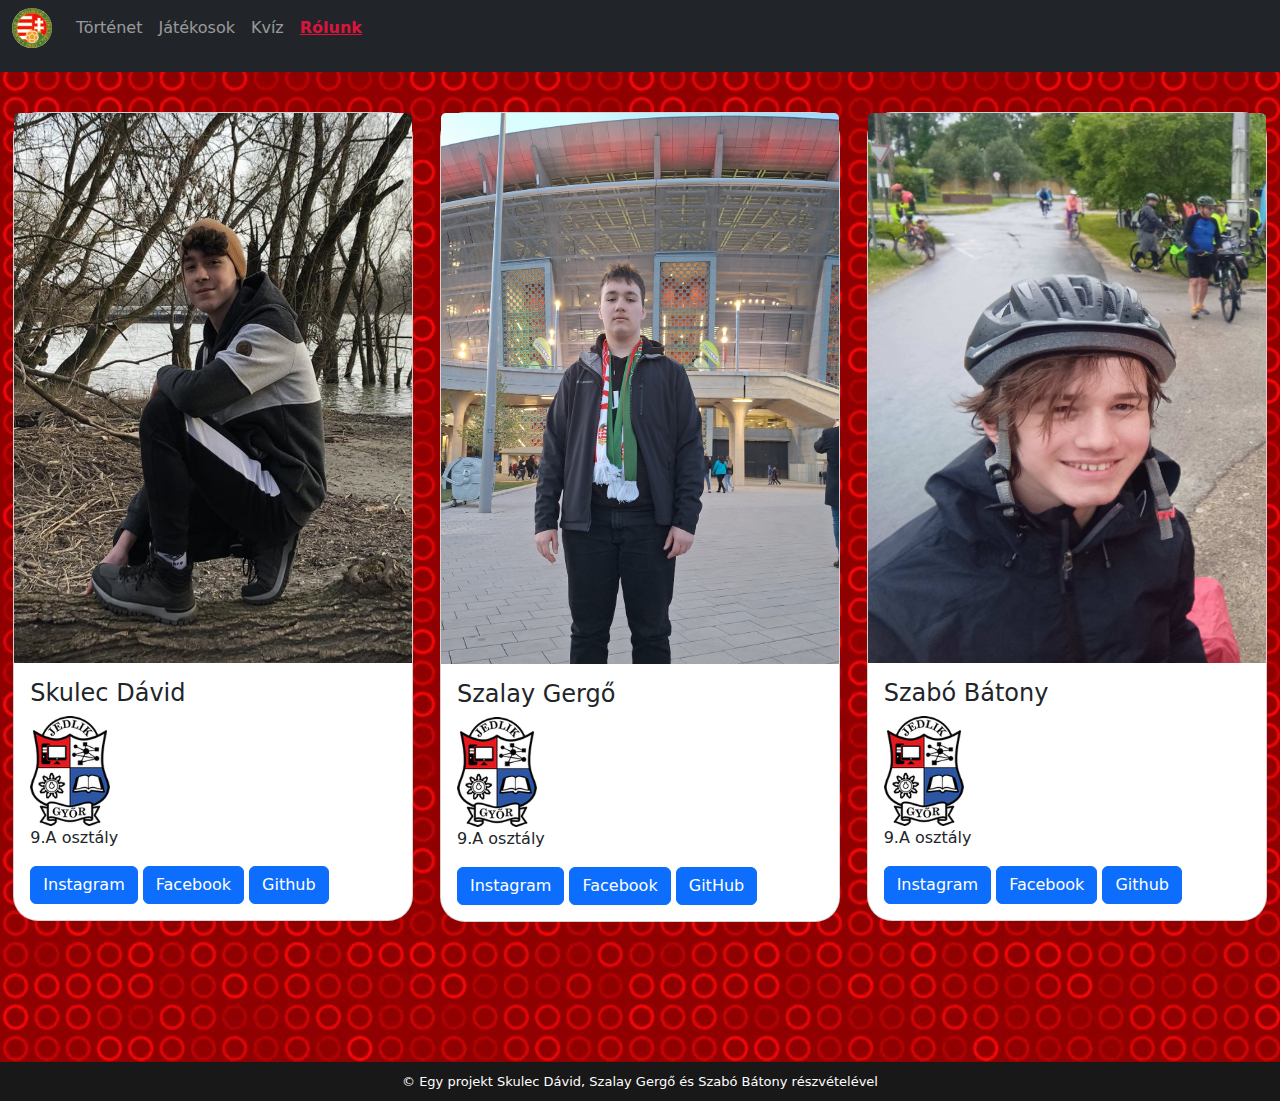
<file: rolunk.html>
<!DOCTYPE html>
<html lang="hu">

<head>
    <meta charset="UTF-8">
    <meta name="viewport" content="width=device-width, initial-scale=1.0">
    <title>Rólunk</title>
    <link href="https://cdn.jsdelivr.net/npm/bootstrap@5.3.2/dist/css/bootstrap.min.css" rel="stylesheet">
    <script src="https://cdn.jsdelivr.net/npm/bootstrap@5.3.2/dist/js/bootstrap.bundle.min.js"></script>
    <link rel="stylesheet" href="styles.css">
</head>

<body>
    <nav class="navbar navbar-expand-sm bg-dark navbar-dark">
        <div class="container-fluid">
            <ul class="navbar-nav">
                <li>
                    <a class="navbar-brand" href="index.html">
                        <img src="képek/1Logók/logo.png" alt="Avatar Logo" style="width:40px;" class="rounded-pill">
                    </a>
                </li>
                <li class="nav-item">
                    <a class="nav-link" href="tortenet.html">Történet</a>
                </li>
                <li class="nav-item">
                    <a class="nav-link" href="jatekosok.html">Játékosok</a>
                </li>
                <li class="nav-item">
                    <a class="nav-link" href="kviz.html">Kvíz</a>
                </li>
                <li class="nav-item">
                    <a class="nav-link" href="rolunk.html">
                        <p class="jelen">Rólunk</p>
                    </a>
                </li>
            </ul>
        </div>
    </nav>

    <div class="container-fluid">
        <div class="row">
            <div class="col-sm-4">
                <div class="card" style="width:400px">
                    <img class="card-img-top" src="Rólunk/SkulecDávid/Skuli.jpg" alt="Skulec Dávid" style="width:100%" height="550">
                    <div class="card-body">
                        <h4 class="card-title">Skulec Dávid</h4>
                        <a href="https://jedlik.eu/">
                            <img src="képek/1Logók/jedliklogo.png" alt="Jedlik" style="width: 80px; height: 110px;">
                        </a>
                        <p class="card-text">9.A osztály</p>
                        <div><a href="https://www.instagram.com/skulecdavid?igsh=MXM1YTVyd3A2YzhwdQ==" class="btn btn-primary" target="_blank">Instagram</a>
                            <a href="https://m.facebook.com/herobrine.mc.3367" class="btn btn-primary" target="_blank">Facebook</a>
                            <a href="https://github.com/SkulecDavid" class="btn btn-primary" target="_blank">Github</a></div>
                    </div>
                </div>
            </div>
            <div class="col-sm-4">
                <div class="card" style="width:400px">
                    <img class="card-img-top" src="Rólunk/SzalayGergő/20240326_181518.jpg" alt="Szalay Gergő" style="width:100%">
                    <div class="card-body">
                        <h4 class="card-title">Szalay Gergő</h4>
                        <a href="https://jedlik.eu/">
                            <img src="képek/1Logók/jedliklogo.png" alt="Jedlik" style="width: 80px; height: 110px;">
                        </a>
                      <p class="card-text">9.A osztály</p>
                        <div>
                            <a href="https://www.instagram.com/szalaygergo23/" class="btn btn-primary" target="_blank">Instagram</a>
                            <a href="https://www.facebook.com/gergo.szalay.988/" class="btn btn-primary" target="_blank">Facebook</a>
                            <a href="https://github.com/szalaygergo" class="btn btn-primary" target="_blank">GitHub</a>
                        </div>
                    </div>
                </div>
            </div>
            <div class="col-sm-4">
                <div class="card" style="width:400px">
                    <img class="card-img-top" src="Rólunk/SzabóBátony/batony.png.jpg" alt="Szabó Bátony" style="width:100%" height="550">
                    <div class="card-body">
                        <h4 class="card-title">Szabó Bátony</h4>
                        <a href="https://jedlik.eu/">
                            <img src="képek/1Logók/jedliklogo.png" alt="Jedlik" style="width: 80px; height: 110px;">
                        </a>
                        <p class="card-text">9.A osztály</p>
                        <div><a href="https://www.instagram.com/__szaboo_/" class="btn btn-primary" target="_blank">Instagram</a>
                            <a href="https://www.facebook.com/batony.szabo.9" class="btn btn-primary" target="_blank">Facebook</a>
                            <a href="https://github.com/szabobatony" class="btn btn-primary" target="_blank">Github</a></div>
                    </div>
                </div>
            </div>
        </div>
    </div>

    <div class="lablec">© Egy projekt Skulec Dávid, Szalay Gergő és Szabó Bátony részvételével</div>
</body>
</file>
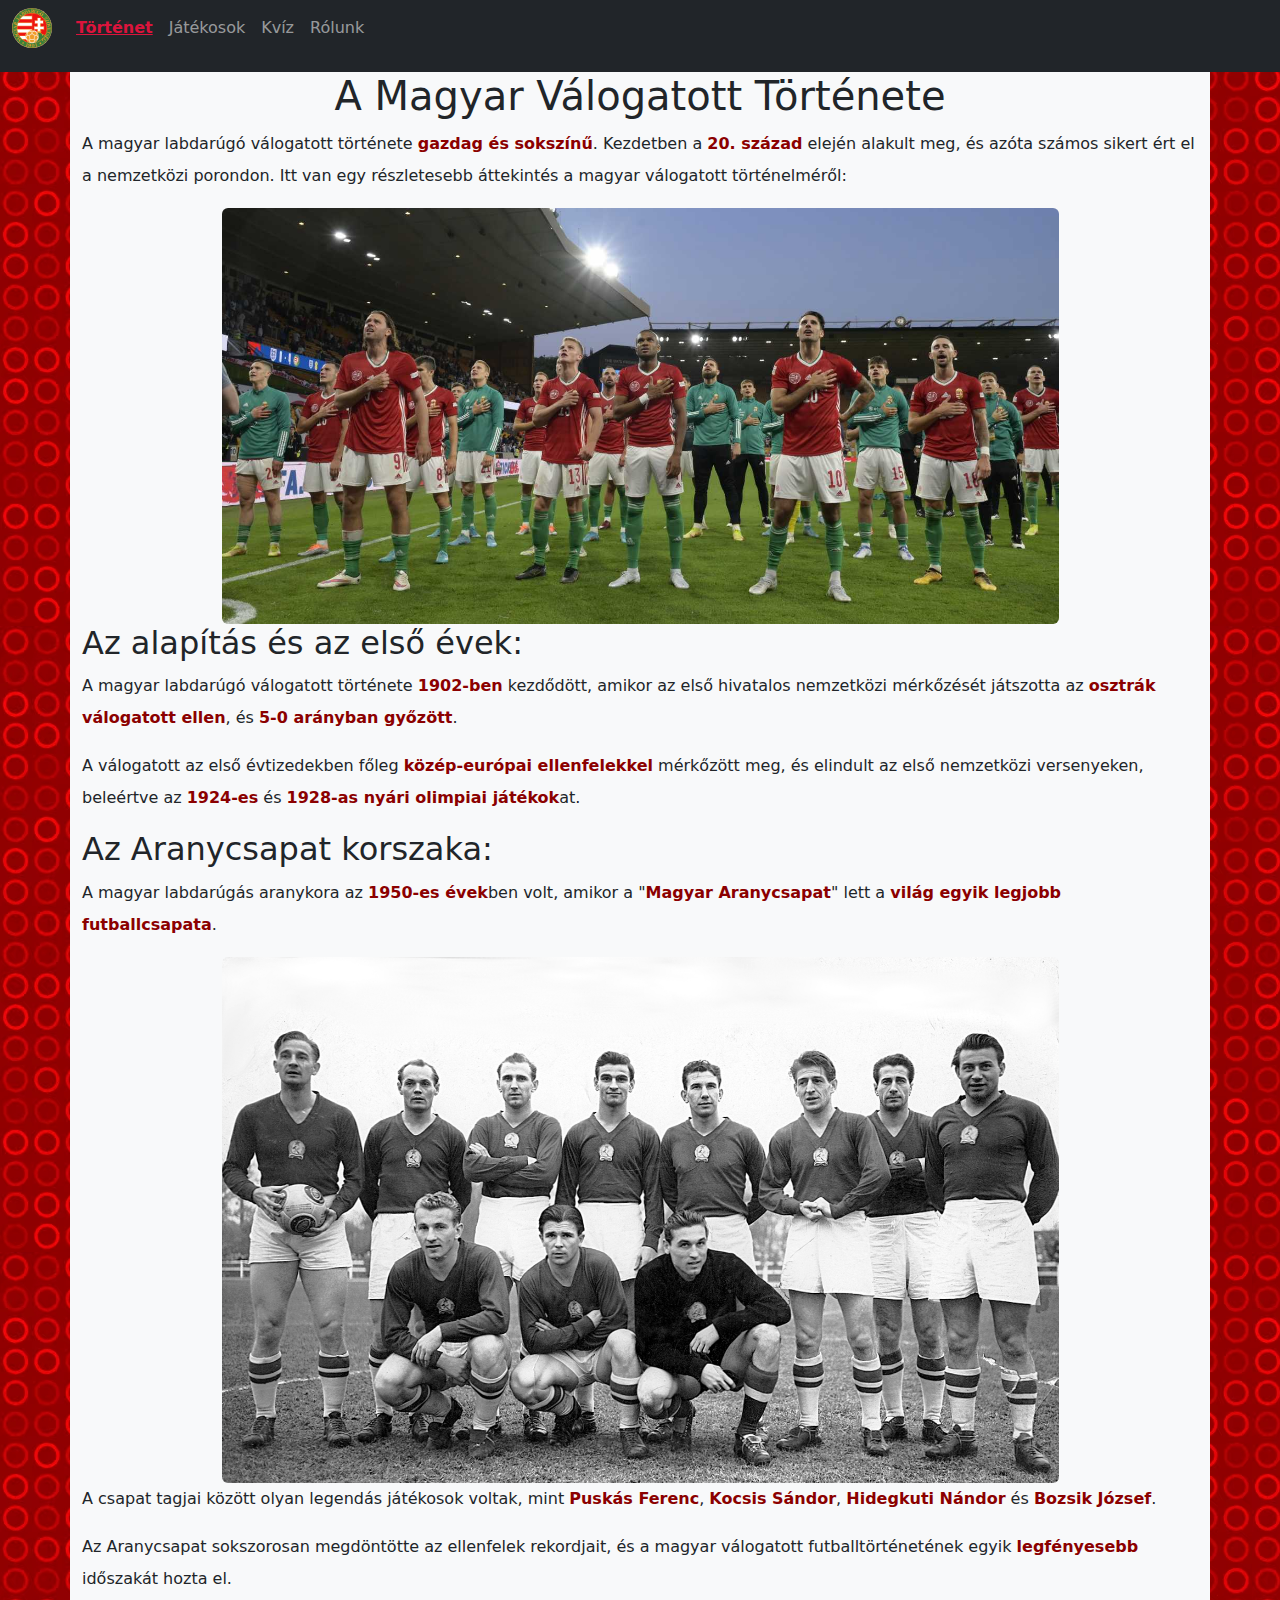
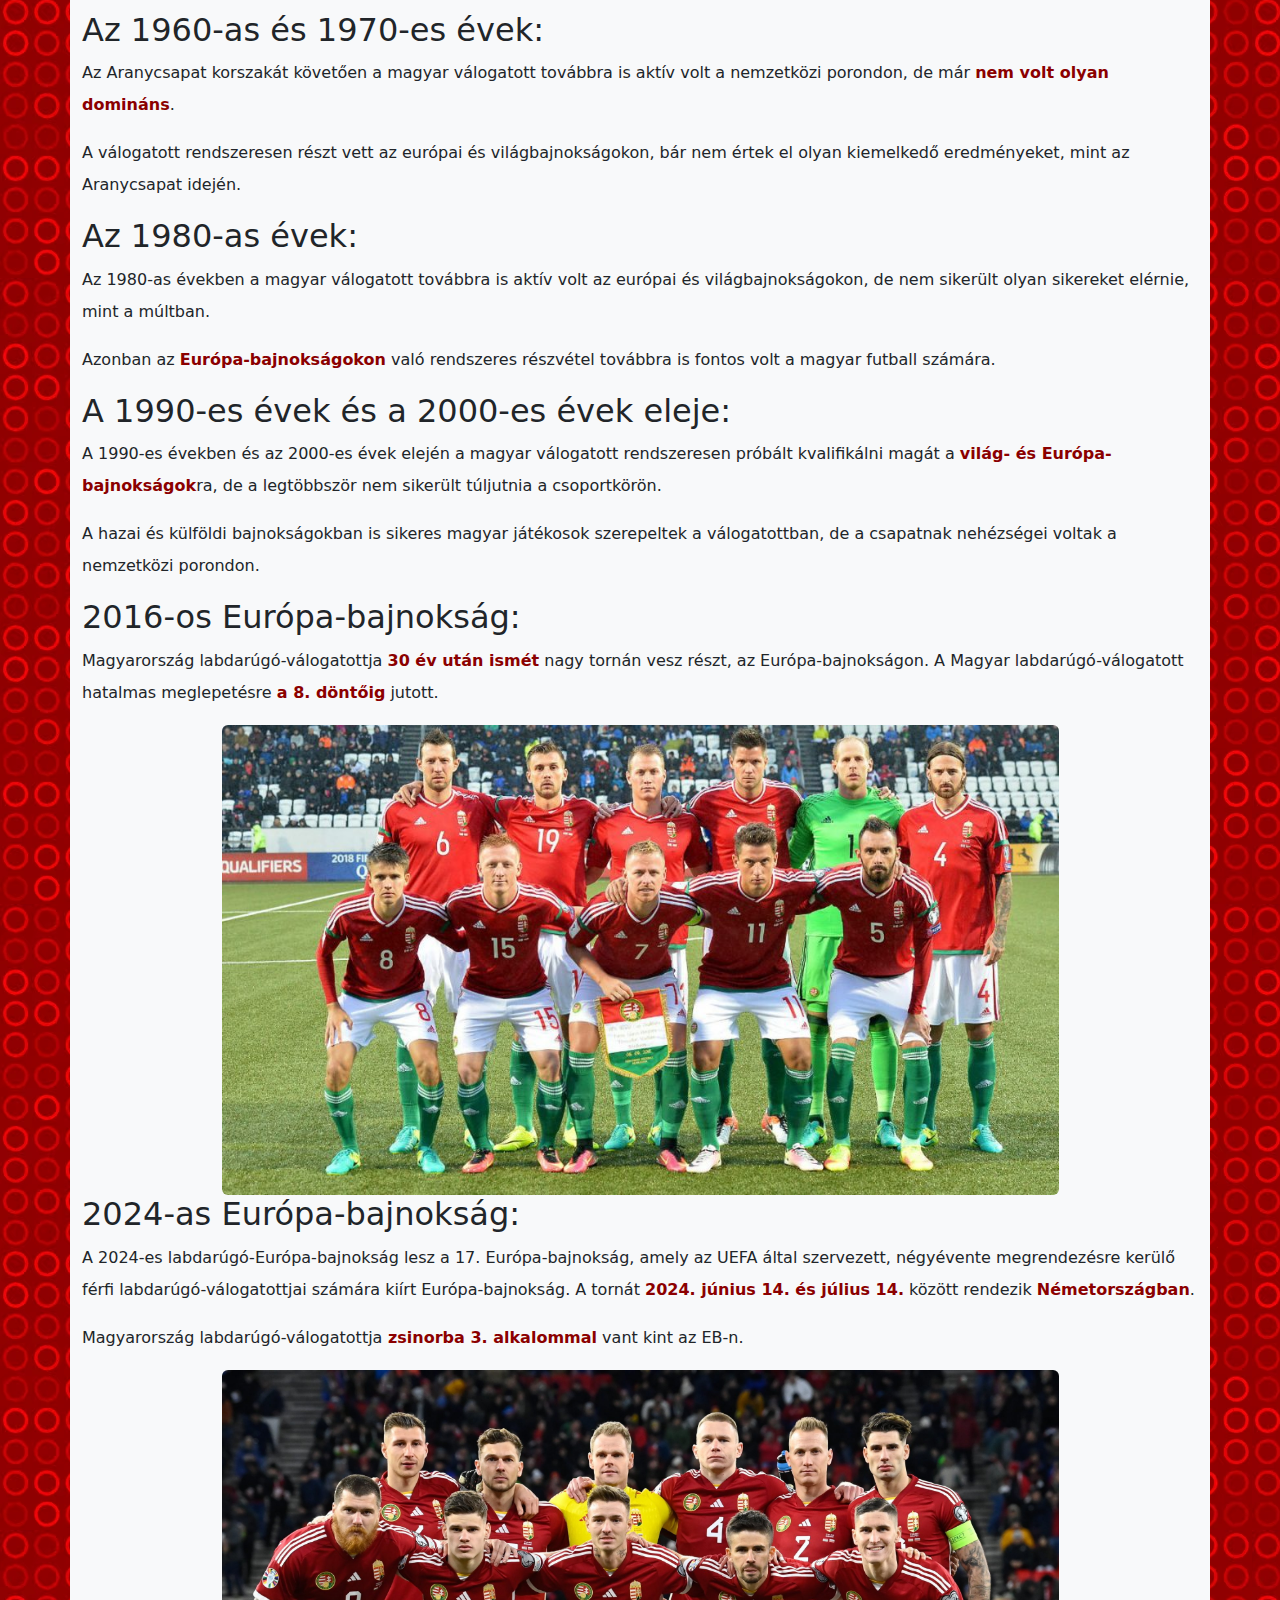
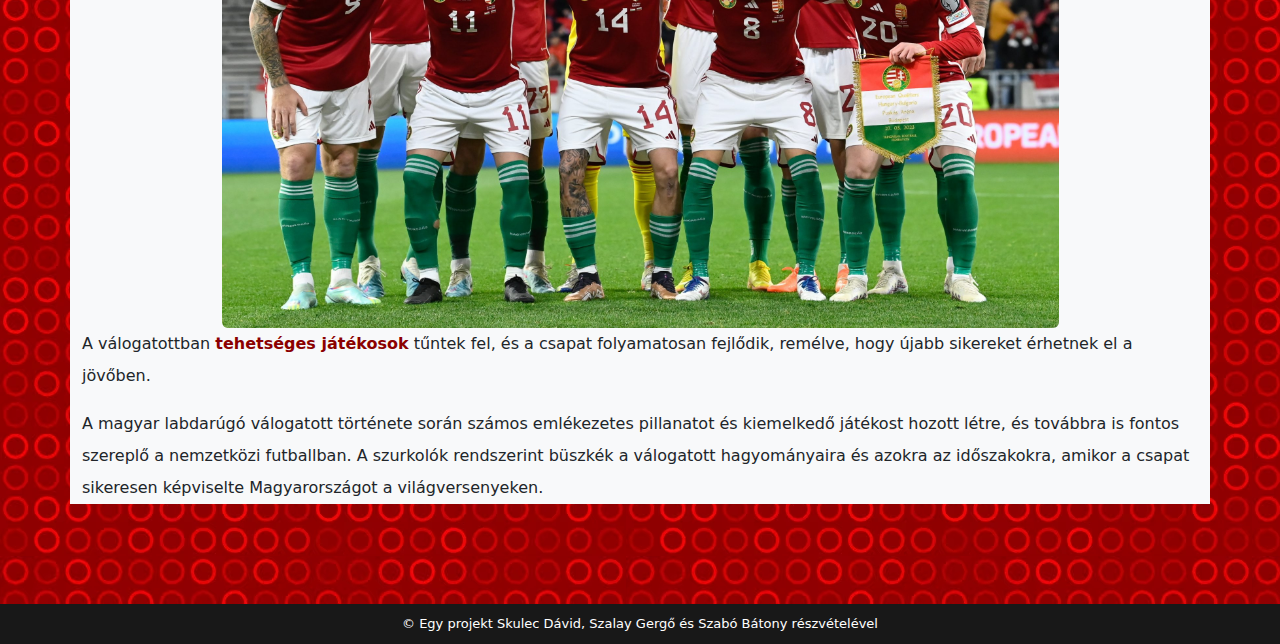
<file: tortenet.html>
<!DOCTYPE html>
<html lang="hu">

<head>
    <meta charset="UTF-8">
    <meta name="viewport" content="width=device-width, initial-scale=1.0">
    <title>Történet</title>
    <link rel="stylesheet" href="styles.css">
    <link href="https://cdn.jsdelivr.net/npm/bootstrap@5.3.2/dist/css/bootstrap.min.css" rel="stylesheet">
    <script src="https://cdn.jsdelivr.net/npm/bootstrap@5.3.2/dist/js/bootstrap.bundle.min.js"></script>
</head>

<body>
    <nav class="navbar navbar-expand-sm bg-dark navbar-dark">
        <div class="container-fluid">
            <ul class="navbar-nav">
                <li>
                    <a class="navbar-brand" href="index.html">
                        <img src="képek/1Logók/logo.png" alt="Avatar Logo" style="width:40px;" class="rounded-pill">
                    </a>
                </li>
                <li class="nav-item">
                    <a class="nav-link" href="tortenet.html">
                        <p class="jelen">Történet</p>
                    </a>
                </li>
                <li class="nav-item">
                    <a class="nav-link" href="jatekosok.html">Játékosok</a>
                </li>
                <li class="nav-item">
                    <a class="nav-link" href="kviz.html">Kvíz</a>
                </li>
                <li class="nav-item">
                    <a class="nav-link" href="rolunk.html">Rólunk</a>
                </li>
            </ul>
        </div>
    </nav>

    <div class="szoveg">
        <div class="container-sm bg-light">
            <h1>A Magyar Válogatott Története</h1>
            <p>
                A magyar labdarúgó válogatott története <span class="kiemelt">gazdag és sokszínű</span>. Kezdetben a
                <span class="kiemelt">20.
                    század</span> elején alakult meg, és azóta
                számos sikert ért el a nemzetközi porondon. Itt van egy részletesebb áttekintés a magyar válogatott
                történelméről:
            </p>
            <img src="képek/6Történet/magyar_csapat.jpg" alt="Magyar csapat" title="A magyar csapat"
                class="mx-auto d-block rounded" style="width: 75%;">
            <h2>Az alapítás és az első évek:</h2>
            <p>
                A magyar labdarúgó válogatott története <span class="kiemelt">1902-ben</span> kezdődött, amikor az első
                hivatalos
                nemzetközi mérkőzését
                játszotta az <span class="kiemelt">osztrák válogatott ellen</span>, és <span class="kiemelt">5-0
                    arányban győzött</span>.
            </p>
            <p>
                A válogatott az első évtizedekben főleg <span class="kiemelt">közép-európai ellenfelekkel</span>
                mérkőzött meg, és
                elindult az első
                nemzetközi versenyeken, beleértve az <span class="kiemelt">1924-es</span> és <span
                    class="kiemelt">1928-as nyári olimpiai
                    játékok</span>at.
            </p>
            <h2>Az Aranycsapat korszaka:</h2>
            <p>
                A magyar labdarúgás aranykora az <span class="kiemelt">1950-es évek</span>ben volt, amikor a "<span
                    class="kiemelt">Magyar
                    Aranycsapat</span>" lett a <span class="kiemelt">világ egyik legjobb futballcsapata</span>.
            </p>
            <img src="képek/6Történet/aranycsapat.jpg" alt="Aranycsapat" title="A legendás Aranycsapat"
                class="mx-auto d-block rounded" style="width: 75%;">
            <p>
                A csapat tagjai között olyan legendás játékosok voltak, mint <span class="kiemelt">Puskás Ferenc</span>,
                <span class="kiemelt">Kocsis Sándor</span>, <span class="kiemelt">Hidegkuti Nándor</span> és
                <span class="kiemelt">Bozsik József</span>.
            </p>
            <p>
                Az Aranycsapat sokszorosan megdöntötte az ellenfelek rekordjait, és a magyar válogatott
                futballtörténetének
                egyik <span class="kiemelt">legfényesebb</span> időszakát hozta el.
            </p>
            <h2>Az 1960-as és 1970-es évek:</h2>
            <p>
                Az Aranycsapat korszakát követően a magyar válogatott továbbra is aktív volt a nemzetközi porondon, de
                már <span class="kiemelt">nem volt olyan domináns</span>.
            </p>
            <p>
                A válogatott rendszeresen részt vett az európai és világbajnokságokon, bár nem értek el olyan kiemelkedő
                eredményeket, mint az Aranycsapat idején.
            </p>
            <h2>Az 1980-as évek:</h2>
            <p>
                Az 1980-as években a magyar válogatott továbbra is aktív volt az európai és világbajnokságokon, de nem
                sikerült olyan sikereket elérnie, mint a múltban.
            </p>
            <p>Azonban az <span class="kiemelt">Európa-bajnokságokon</span> való rendszeres részvétel továbbra is fontos
                volt a magyar futball
                számára.</p>
            <h2>A 1990-es évek és a 2000-es évek eleje:</h2>
            <p>
                A 1990-es években és az 2000-es évek elején a magyar válogatott rendszeresen próbált kvalifikálni magát
                a <span class="kiemelt">világ- és Európa-bajnokságok</span>ra, de a legtöbbször nem sikerült túljutnia a
                csoportkörön.
            </p>
            <p>
                A hazai és külföldi bajnokságokban is sikeres magyar játékosok szerepeltek a válogatottban, de a
                csapatnak nehézségei voltak a nemzetközi porondon.
            </p>
            <h2>2016-os Európa-bajnokság:</h2>
            <p>
                Magyarország labdarúgó-válogatottja <span class="kiemelt">30 év után ismét</span> nagy tornán vesz
                részt, az Európa-bajnokságon.
                A Magyar labdarúgó-válogatott hatalmas meglepetésre <span class="kiemelt">a 8. döntőig</span> jutott.
            </p>
            <a href="https://hu.wikipedia.org/wiki/2016-os_labdar%C3%BAg%C3%B3-Eur%C3%B3pa-bajnoks%C3%A1g"
                target="_blank">
                <img src="képek/6Történet/valogatott.jpg" alt="2016-os EB" title="2016-os EB"
                    class="mx-auto d-block rounded" style="width: 75%;">
            </a>
            <h2>2024-as Európa-bajnokság:</h2>
            <p>
                A 2024-es labdarúgó-Európa-bajnokság lesz a 17. Európa-bajnokság, amely az UEFA által szervezett,
                négyévente megrendezésre kerülő férfi labdarúgó-válogatottjai számára kiírt Európa-bajnokság. A tornát
                <span class="kiemelt">2024. június 14. és július 14.</span> között rendezik <span
                    class="kiemelt">Németországban</span>.
            </p>
            <p>
                Magyarország labdarúgó-válogatottja<span class="kiemelt"> zsinorba 3. alkalommal</span> vant kint az
                EB-n.
            </p>
            <img src="képek/6Történet/Válogatott.jpg" alt="Válogatott" class="mx-auto d-block rounded"
                style="width: 75%;">

            <p>
                A válogatottban <span class="kiemelt">tehetséges játékosok</span> tűntek fel, és a csapat folyamatosan
                fejlődik, remélve, hogy újabb
                sikereket érhetnek el a jövőben.
            </p>

            <p>
                A magyar labdarúgó válogatott története során számos emlékezetes pillanatot és kiemelkedő játékost
                hozott létre, és továbbra is fontos szereplő a nemzetközi futballban. A szurkolók rendszerint büszkék a
                válogatott
                hagyományaira és azokra az időszakokra, amikor a csapat sikeresen képviselte Magyarországot a
                világversenyeken.
            </p>
        </div>
    </div>
    <div class="lablec">© Egy projekt Skulec Dávid, Szalay Gergő és Szabó Bátony részvételével</div>
</body>

</html>
</file>
<file: styles.css>
body{
    background-image: url(képek/8Háttér/abstract-seamless-pattern-small-rings-pixels-red-colors_444390-1970.avif);
}

ul{
    list-style-type: circle;
}

.kiemelt{
    color: darkred;
    font-weight: bold;
}

.szoveg{
    line-height: 2;
}

.szoveg h1{
    text-align: center;
}

.szoveg h2{
    text-align: left;
}

.fejlec{
    text-align: center;
}

.kepek{
    margin-left: 50px;
    margin-right: 50px;
}

.center{
    margin-left: 200px;
}

.jelen{
    text-decoration: underline;
    font-weight: bold;
    color: crimson;
}

h2{
    color: white;
}

hr{
    color: white;
}

.card {
    border-radius: 25px;
    margin: 40px auto;
}

.lablec{
    background-color: rgb(24, 24, 24);
    color: white;
    margin-top: 100px;
    padding: 10px;
    font-size: small;
    text-align: center;
}

.correct{
    color: red;
}
</file>
